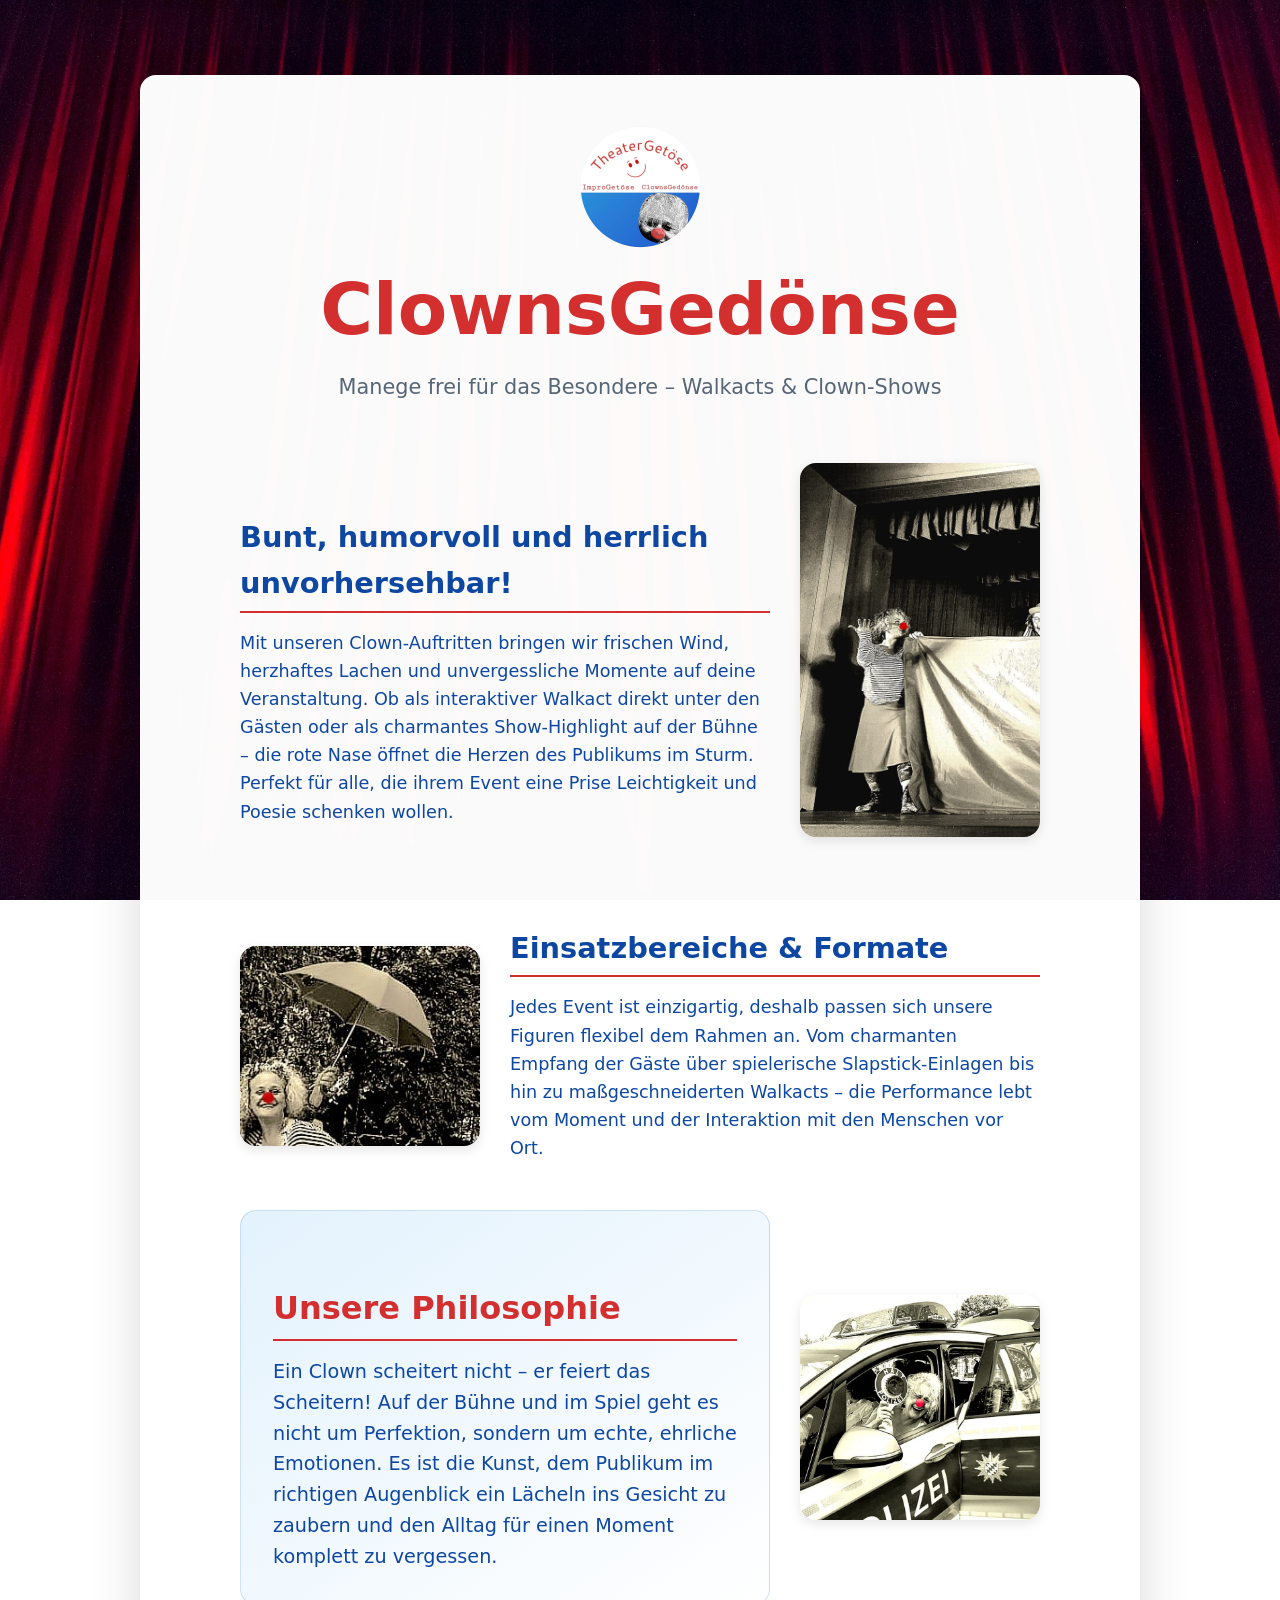
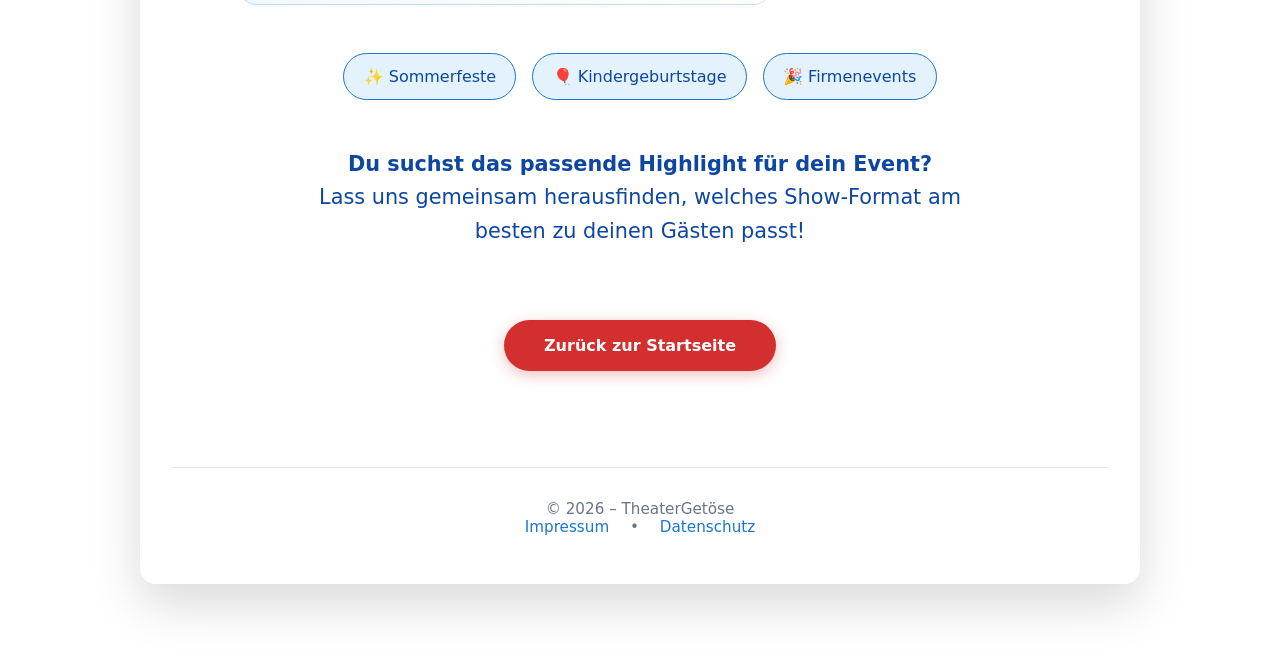
<file: clownsgedoense.html>
<!DOCTYPE html>
<html lang="de">
<head>
  <meta charset="UTF-8" />
  <meta name="viewport" content="width=device-width, initial-scale=1.0"/>
  <title>ClownsGedönse – TheaterGetöse</title>
  <link rel="stylesheet" href="style.css">
  <style>
    /* Sorgt für das Spalten-Layout */
    .show-grid {
      display: flex;
      flex-wrap: wrap;
      gap: 30px;
      align-items: center; /* Ursprüngliche vertikale Zentrierung */
      margin-bottom: 3rem;
      text-align: left;
    }
    .show-text {
      flex: 1;
      min-width: 280px;
    }
    .show-img-box {
      flex: 0 0 240px;
      width: 100%;
      max-width: 240px;
      margin: 0 auto;
    }

    /* NEU: Schneidet das 2. Bild perfekt mit Fokus auf das Gesicht zu */
    .show-grid:nth-of-type(2) .show-img-box img {
      height: 200px !important; /* Etwas mehr Höhe für dieses Hochkant-Motiv */
      object-fit: cover !important; /* Aktiviert den Bild-Zuschnitt */
      object-position: center 10% !important; /* ÄNDERUNG: Schiebt den Fokus nach oben direkt aufs Gesicht! */
    }
     @media (min-width: 651px) {
        .show-grid:nth-of-type(2) .show-img-box {
          margin-top: 45px; /* Schiebt das Bild ein Stück tiefer */
        }
     }
    /* Mobil-Regel: Bilder rutschen sauber nach unten und bleiben kompakt */
    @media (max-width: 650px) {
      .show-grid {
        flex-direction: column;
      }
      .show-img-box {
        order: 2 !important;
        width: 240px !important; /* Verhindert das riesige Strecken auf Handys */
        max-width: 100%;
      }
      .show-text {
        order: 1 !important;
      }
    }
  </style>
</head>
<body>

  <div class="page-wrapper">

    <header>
      <div class="logo-container">
        <img src="Logo 20kb.png" alt="TheaterGetöse Logo">
      </div>
      <h1>ClownsGedönse</h1>
      <p class="tagline">Manege frei für das Besondere – Walkacts &amp; Clown-Shows</p>
    </header>

    <main class="main-content-box">
      
      <!-- BLOCK 1: Text links, Bild rechts -->
      <div class="show-grid">
        <div class="show-text">
            <h2>Bunt, humorvoll und herrlich unvorhersehbar!</h2>
          </p>
          <p style="margin: 0;">
            Mit unseren Clown-Auftritten bringen wir frischen Wind, herzhaftes Lachen und unvergessliche Momente auf deine Veranstaltung. Ob als interaktiver Walkact direkt unter den Gästen oder als charmantes Show-Highlight auf der Bühne – die rote Nase öffnet die Herzen des Publikums im Sturm. Perfekt für alle, die ihrem Event eine Prise Leichtigkeit und Poesie schenken wollen.
          </p>
        </div>
        <div class="show-img-box">
          <img src="clown1.jpeg" alt="Clown Show Auftritt" style="width: 100%; height: auto; border-radius: var(--radius); box-shadow: 0 4px 12px rgba(0,0,0,0.1); display: block;">
        </div>
      </div>

      <!-- BLOCK 2: Text rechts, Bild links (Zuschnitt greift hier) -->
      <div class="show-grid">
        <div class="show-text">
          <h2>Einsatzbereiche &amp; Formate</h2>
          <p style="margin: 0;">
            Jedes Event ist einzigartig, deshalb passen sich unsere Figuren flexibel dem Rahmen an. Vom charmanten Empfang der Gäste über spielerische Slapstick-Einlagen bis hin zu maßgeschneiderten Walkacts – die Performance lebt vom Moment und der Interaktion mit den Menschen vor Ort.
          </p>
        </div>
        <div class="show-img-box" style="order: -1;">
          <img src="clown2.jpeg" alt="Clown Walkact Interaktion" style="width: 100%; height: auto; border-radius: var(--radius); box-shadow: 0 4px 12px rgba(0,0,0,0.1); display: block;">
        </div>
      </div>

      <!-- BLOCK 3: Text links, Bild rechts -->
      <div class="show-grid">
        <div class="show-text">
          <div class="philosophy-section" style="margin: 0; padding: 2rem;">
            <h2>Unsere Philosophie</h2>
            <p style="margin: 0;">Ein Clown scheitert nicht – er feiert das Scheitern! Auf der Bühne und im Spiel geht es nicht um Perfektion, sondern um echte, ehrliche Emotionen. Es ist die Kunst, dem Publikum im richtigen Augenblick ein Lächeln ins Gesicht zu zaubern und den Alltag für einen Moment komplett zu vergessen.</p>
          </div>
        </div>
        <div class="show-img-box">
          <img src="clown3.jpeg" alt="Clown Emotionen" style="width: 100%; height: auto; border-radius: var(--radius); box-shadow: 0 4px 12px rgba(0,0,0,0.1); display: block;">
        </div>
      </div>

      <div class="formats-list" style="margin-top: 3rem;">
        <span class="format-tag">✨ Sommerfeste</span>
        <span class="format-tag">🎈 Kindergeburtstage</span>
        <span class="format-tag">🎉 Firmenevents</span>
      </div>

      <div class="cta-box" style="margin-top: 3rem;">
        <p><strong>Du suchst das passende Highlight für dein Event?</strong><br>
        Lass uns gemeinsam herausfinden, welches Show-Format am besten zu deinen Gästen passt!</p>
      </div>
    </main>

    <div style="text-align: center; margin: 3rem 0 1rem;">
      <a href="index.html" class="cta-highlight">Zurück zur Startseite</a>
    </div>

    <footer>
      <p>© 2026 – TheaterGetöse<br>
         <a href="impressum.html">Impressum</a>  •   <a href="datenschutz.html">Datenschutz</a></p>
    </footer>

  </div>

</body>
</html>
</file>
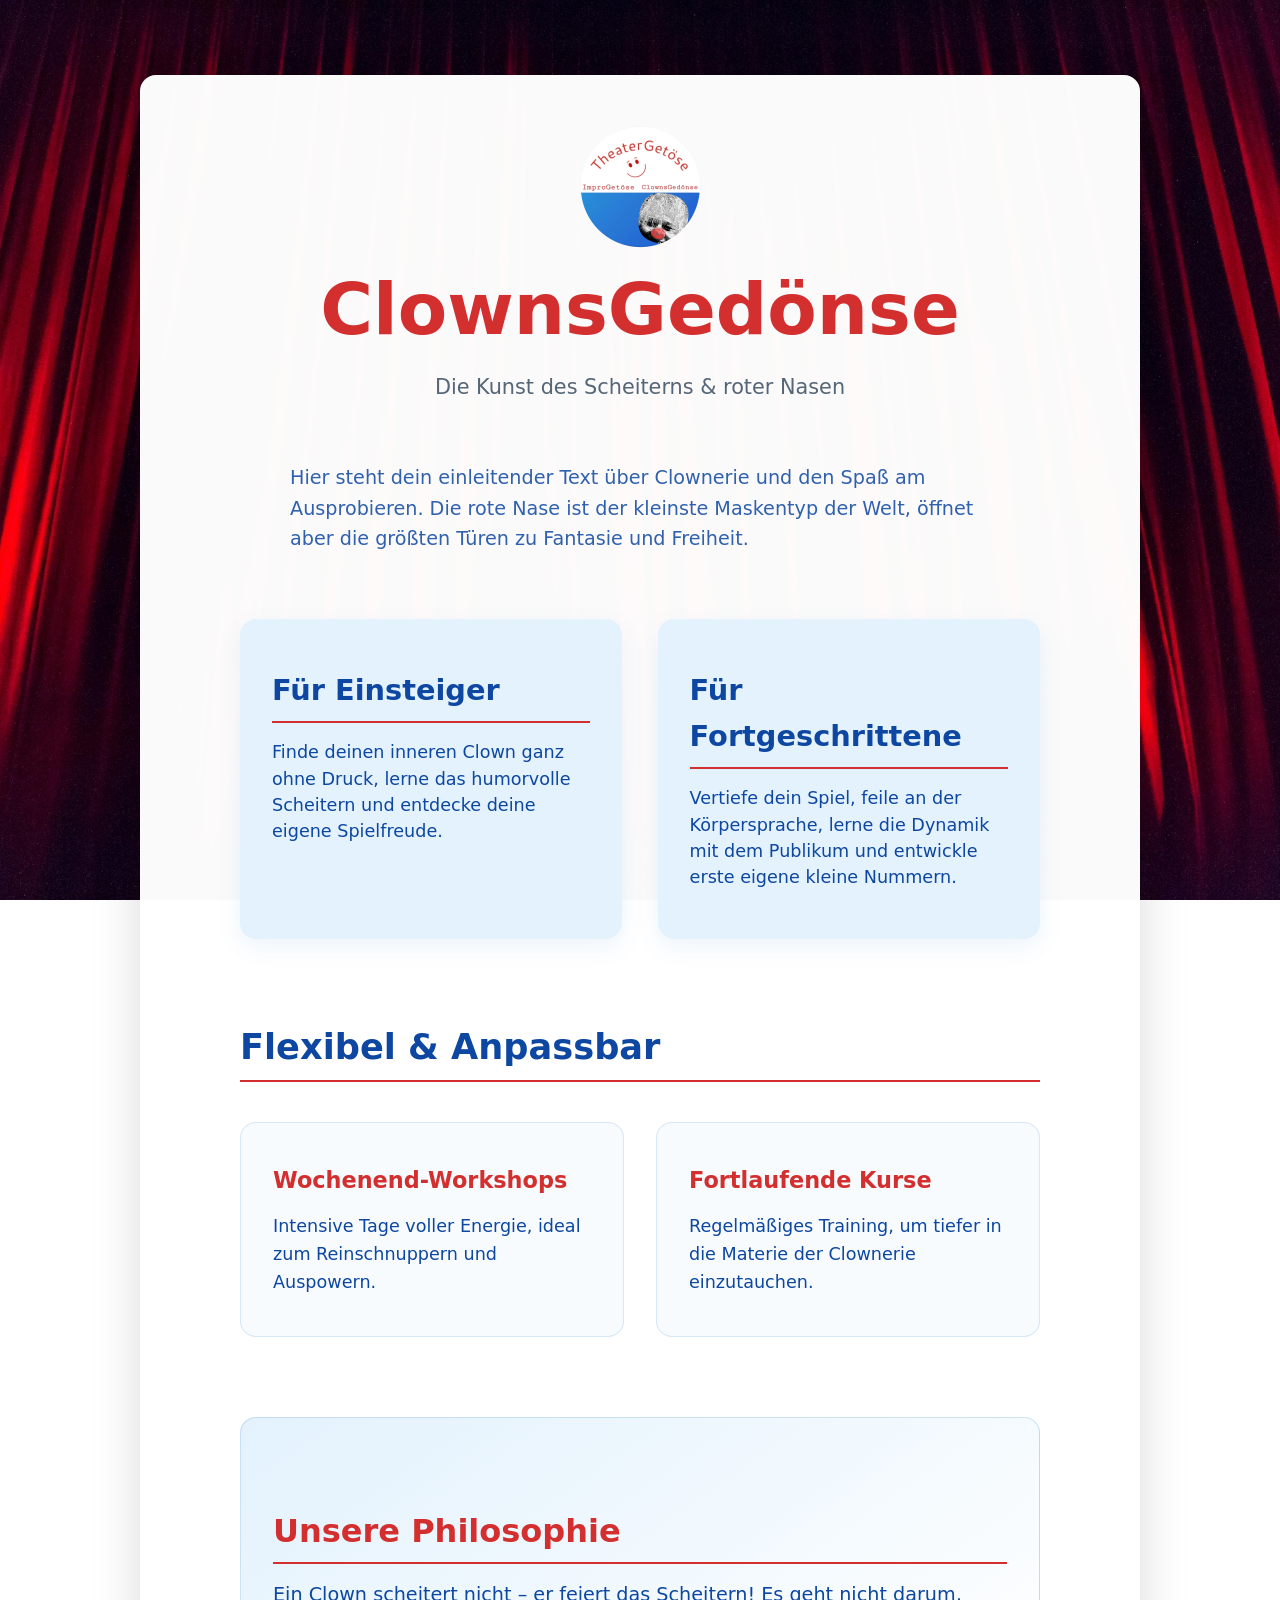
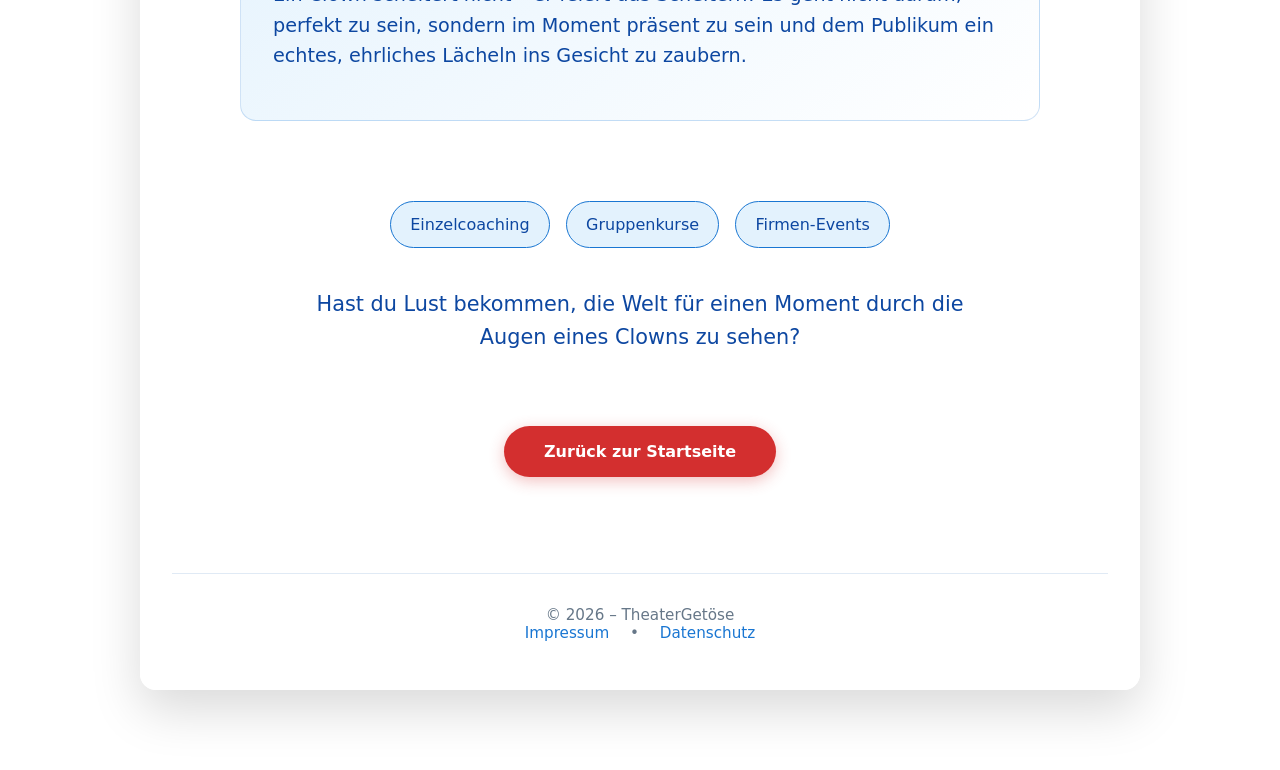
<file: clownsgedönse.html>
<!DOCTYPE html>
<html lang="de">
<head>
  <meta charset="UTF-8" />
  <meta name="viewport" content="width=device-width, initial-scale=1.0"/>
  <title>ClownsGedönse – TheaterGetöse</title>
  <!-- Holt sich das vereinte Design -->
  <link rel="stylesheet" href="style.css">
</head>
<body>

  <div class="page-wrapper">

    <header>
      <div class="logo-container">
        <img src="Logo 20kb.png" alt="TheaterGetöse Logo">
      </div>
      <!-- Das ist jetzt die einzige Hauptüberschrift auf der Seite -->
      <h1>ClownsGedönse</h1>
      <p class="tagline">Die Kunst des Scheiterns & roter Nasen</p>
    </header>

    <main class="main-content-box">
      <p class="intro-text">
        Hier steht dein einleitender Text über Clownerie und den Spaß am Ausprobieren. 
        Die rote Nase ist der kleinste Maskentyp der Welt, öffnet aber die größten Türen zu Fantasie und Freiheit.
      </p>

      <div class="target-groups">
        <div class="group-tile">
          <div class="group-title">Für Einsteiger</div>
          <p class="group-desc">Finde deinen inneren Clown ganz ohne Druck, lerne das humorvolle Scheitern und entdecke deine eigene Spielfreude.</p>
        </div>
        <div class="group-tile">
          <div class="group-title">Für Fortgeschrittene</div>
          <p class="group-desc">Vertiefe dein Spiel, feile an der Körpersprache, lerne die Dynamik mit dem Publikum und entwickle erste eigene kleine Nummern.</p>
        </div>
      </div>

      <div class="flexibility-section">
        <h2>Flexibel & Anpassbar</h2>
        <div class="flex-grid">
          <div class="flex-card">
            <h3>Wochenend-Workshops</h3>
            <p>Intensive Tage voller Energie, ideal zum Reinschnuppern und Auspowern.</p>
          </div>
          <div class="flex-card">
            <h3>Fortlaufende Kurse</h3>
            <p>Regelmäßiges Training, um tiefer in die Materie der Clownerie einzutauchen.</p>
          </div>
        </div>
      </div>

      <div class="philosophy-section">
        <h2>Unsere Philosophie</h2>
        <p>Ein Clown scheitert nicht – er feiert das Scheitern! Es geht nicht darum, perfekt zu sein, sondern im Moment präsent zu sein und dem Publikum ein echtes, ehrliches Lächeln ins Gesicht zu zaubern.</p>
      </div>

      <div class="formats-list">
        <span class="format-tag">Einzelcoaching</span>
        <span class="format-tag">Gruppenkurse</span>
        <span class="format-tag">Firmen-Events</span>
      </div>

      <div class="cta-box">
        <p>Hast du Lust bekommen, die Welt für einen Moment durch die Augen eines Clowns zu sehen?</p>
      </div>
    </main>

    <!-- Zurück-Button für einfache Navigation -->
    <div style="text-align: center; margin: 3rem 0 1rem;">
      <a href="index.html" class="cta-highlight">Zurück zur Startseite</a>
    </div>

    <!-- Deine vollständige Fußzeile -->
    <footer>
      <p>© 2026 – TheaterGetöse<br>
         <a href="impressum.html">Impressum</a>  •   <a href="datenschutz.html">Datenschutz</a></p>
    </footer>

  </div>

</body>
</html>
</file>
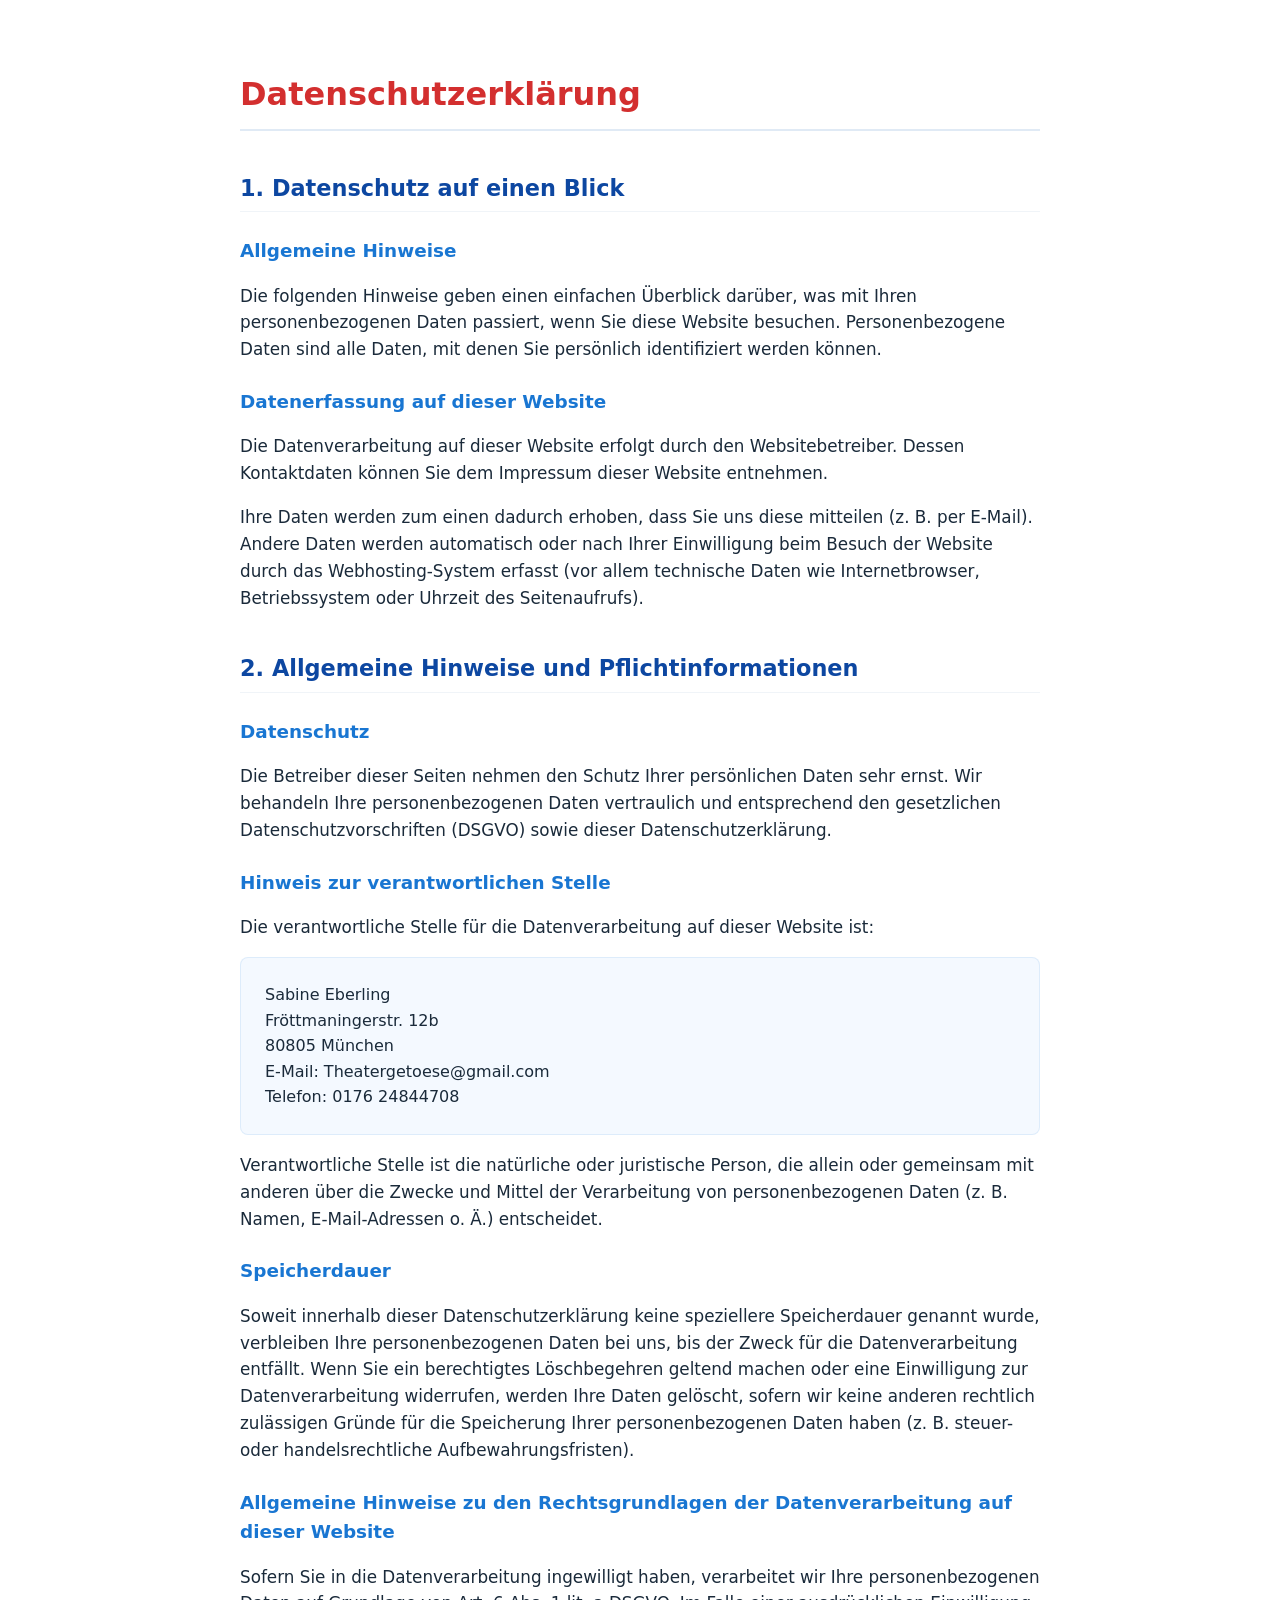
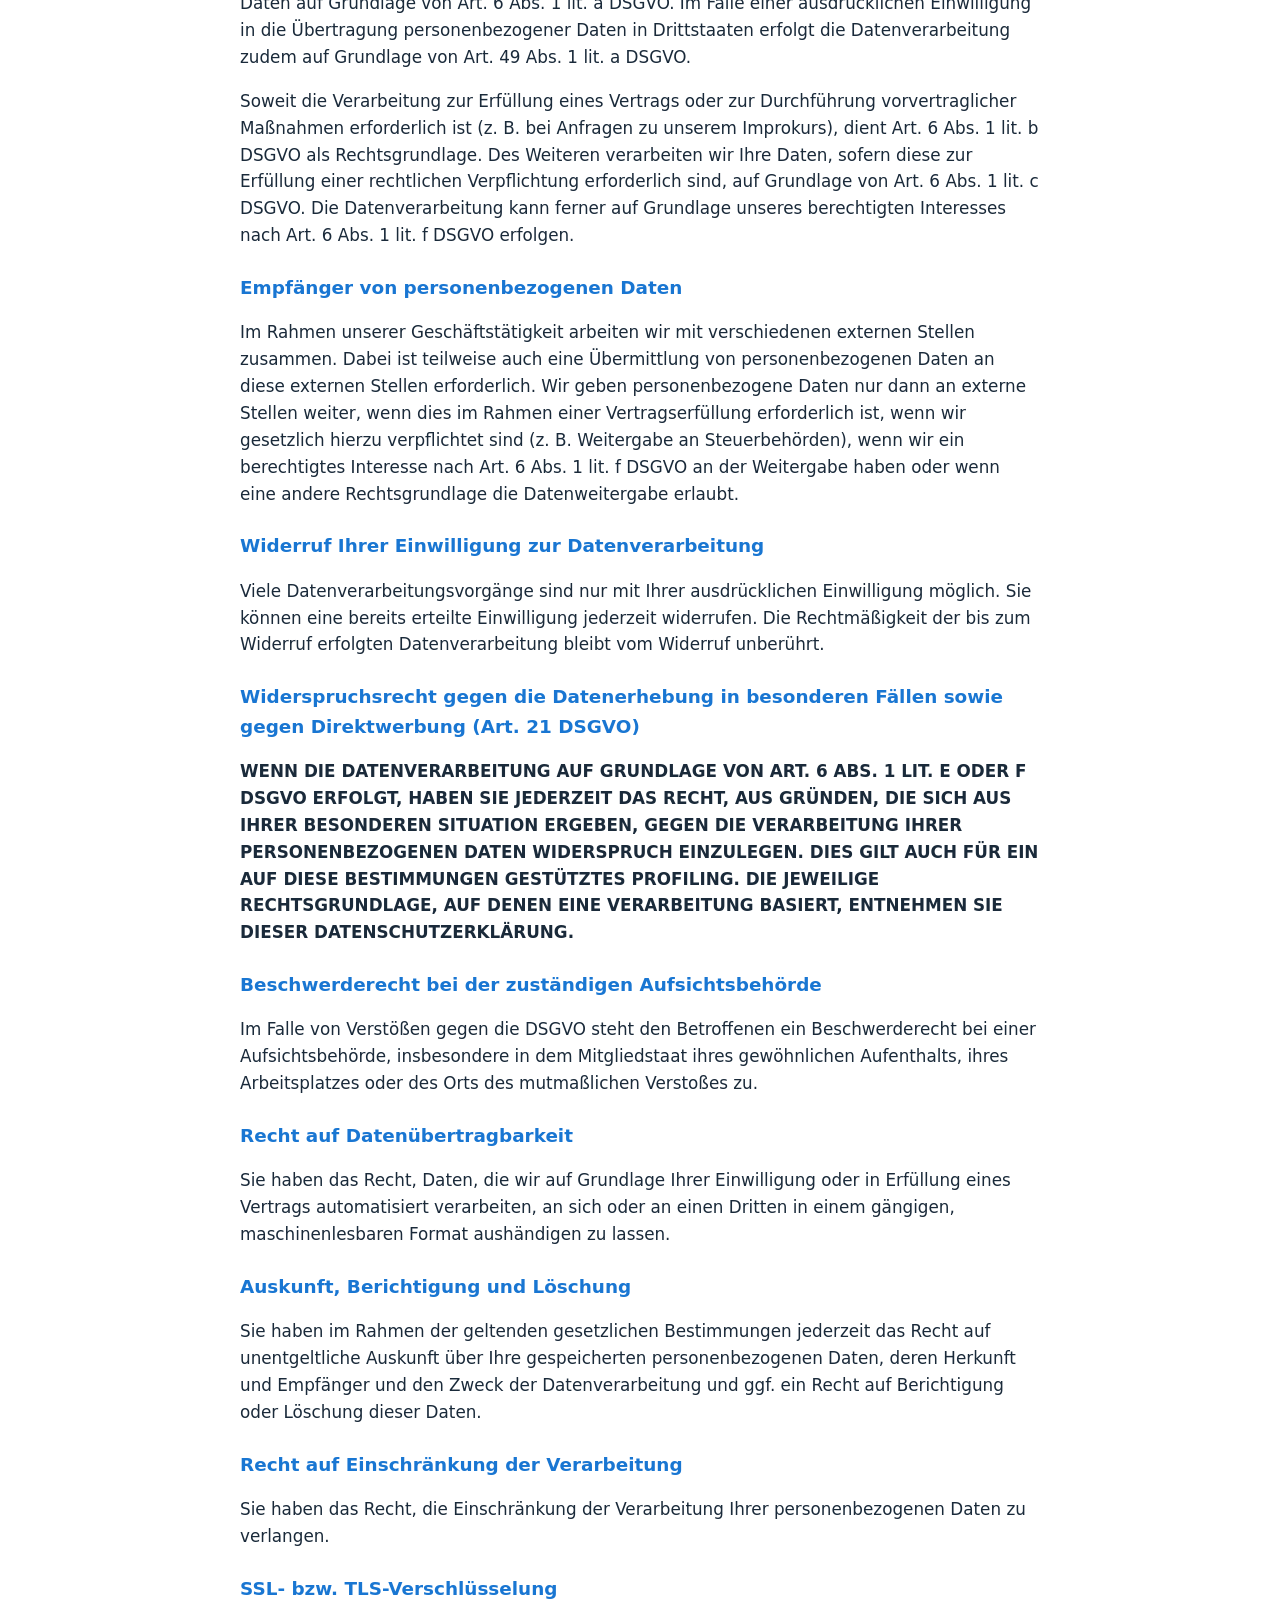
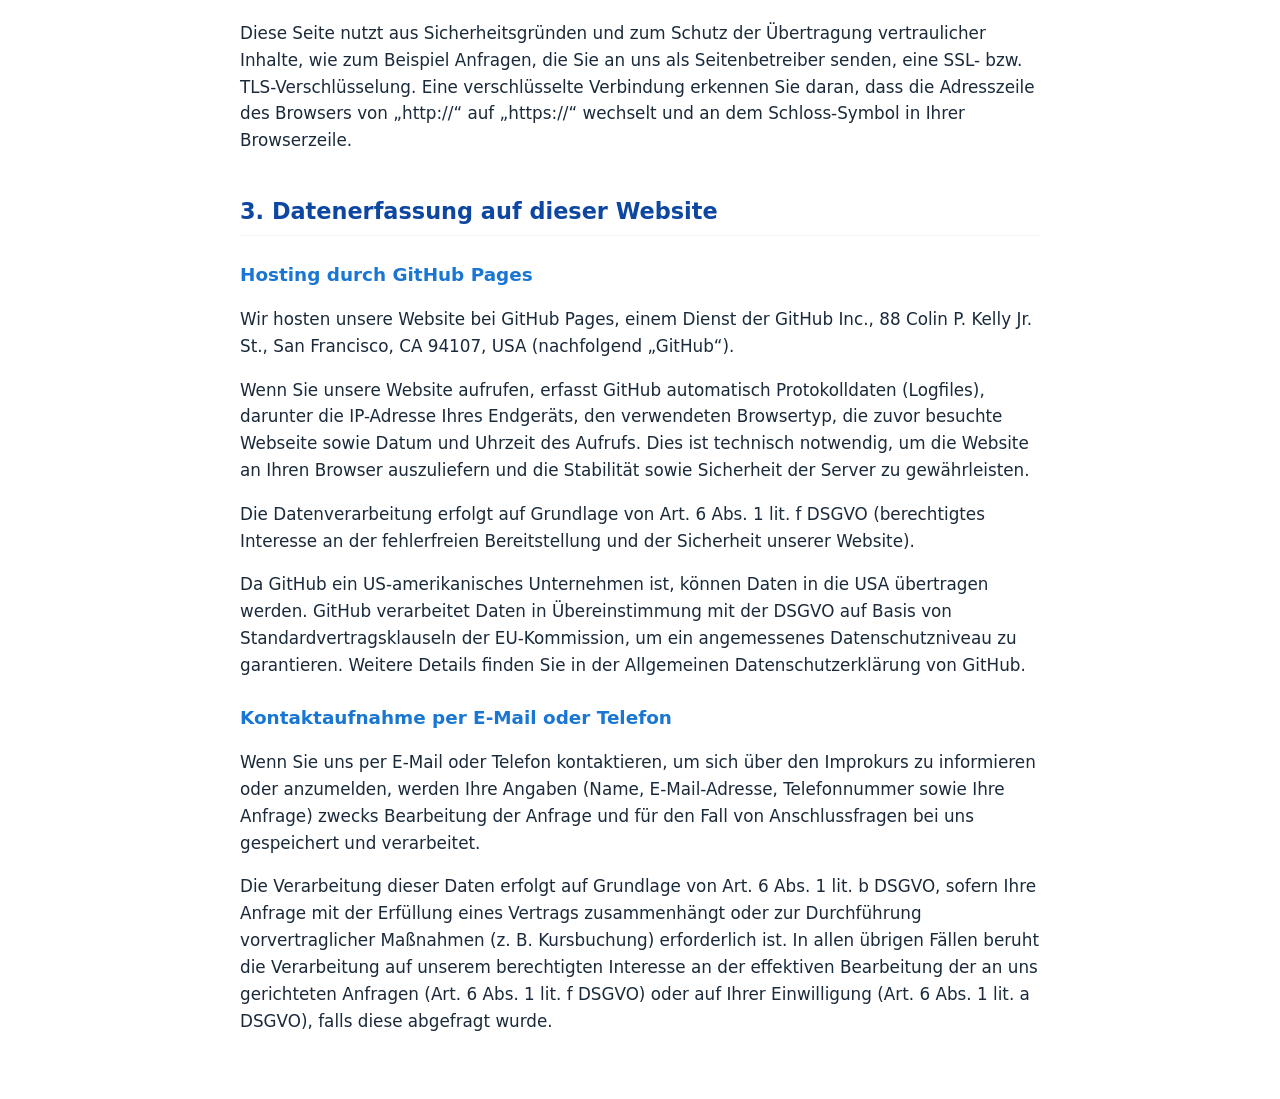
<file: datenschutz.html>
<!DOCTYPE html>
<html lang="de">
<head>
  <meta charset="UTF-8" />
  <meta name="viewport" content="width=device-width, initial-scale=1.0"/>
  <title>Datenschutzerklärung – TheaterGetöse</title>
  <style>
    body {
      font-family: system-ui, -apple-system, sans-serif;
      line-height: 1.6;
      color: #1a2a3a;
      background: #ffffff;
      max-width: 800px;
      margin: 0 auto;
      padding: 3rem 1.5rem;
    }
    h1 { color: #d32f2f; border-bottom: 2px solid #e0eaf5; padding-bottom: 0.5rem; margin-bottom: 2rem; }
    h2 { color: #0d47a1; margin-top: 2.5rem; margin-bottom: 1rem; font-size: 1.4rem; border-bottom: 1px solid #f0f4f8; padding-bottom: 0.3rem; }
    h3 { color: #1976d2; margin-top: 1.5rem; margin-bottom: 0.5rem; font-size: 1.15rem; }
    p, li { font-size: 1.05rem; margin-bottom: 1rem; }
    ul { padding-left: 1.5rem; margin-bottom: 1rem; }
    li { margin-bottom: 0.5rem; }
    .address-box { background: #f4f9ff; padding: 1.5rem; border-radius: 8px; border: 1px solid rgba(25, 118, 210, 0.1); margin: 1rem 0; font-weight: 500; }
    .back-btn { display: inline-block; margin: 3rem 0; color: #ffffff; background: #1976d2; padding: 0.8rem 2rem; border-radius: 8px; text-decoration: none; font-weight: bold; transition: background 0.2s; }
    .back-btn:hover { background: #0d47a1; }
    footer { margin-top: 4rem; padding-top: 2rem; border-top: 1px solid #e0eaf5; text-align: center; color: #667788; font-size: 0.95rem; }
    footer a { color: #1976d2; text-decoration: none; margin: 0 0.5rem; }
    footer a:hover { text-decoration: underline; }
  </style>
</head>
<body>

  <h1>Datenschutzerklärung</h1>

  <h2>1. Datenschutz auf einen Blick</h2>
  <h3>Allgemeine Hinweise</h3>
  <p>Die folgenden Hinweise geben einen einfachen Überblick darüber, was mit Ihren personenbezogenen Daten passiert, wenn Sie diese Website besuchen. Personenbezogene Daten sind alle Daten, mit denen Sie persönlich identifiziert werden können.</p>
  
  <h3>Datenerfassung auf dieser Website</h3>
  <p>Die Datenverarbeitung auf dieser Website erfolgt durch den Websitebetreiber. Dessen Kontaktdaten können Sie dem Impressum dieser Website entnehmen.</p>
  <p>Ihre Daten werden zum einen dadurch erhoben, dass Sie uns diese mitteilen (z. B. per E-Mail). Andere Daten werden automatisch oder nach Ihrer Einwilligung beim Besuch der Website durch das Webhosting-System erfasst (vor allem technische Daten wie Internetbrowser, Betriebssystem oder Uhrzeit des Seitenaufrufs).</p>

  <h2>2. Allgemeine Hinweise und Pflichtinformationen</h2>
  <h3>Datenschutz</h3>
  <p>Die Betreiber dieser Seiten nehmen den Schutz Ihrer persönlichen Daten sehr ernst. Wir behandeln Ihre personenbezogenen Daten vertraulich und entsprechend den gesetzlichen Datenschutzvorschriften (DSGVO) sowie dieser Datenschutzerklärung.</p>
  
  <h3>Hinweis zur verantwortlichen Stelle</h3>
  <p>Die verantwortliche Stelle für die Datenverarbeitung auf dieser Website ist:</p>
  
  <div class="address-box">
    Sabine Eberling<br>
    Fröttmaningerstr. 12b<br>
    80805 München<br>
    E-Mail: Theatergetoese@gmail.com<br>
    Telefon: 0176 24844708
  </div>
  
  <p>Verantwortliche Stelle ist die natürliche oder juristische Person, die allein oder gemeinsam mit anderen über die Zwecke und Mittel der Verarbeitung von personenbezogenen Daten (z. B. Namen, E-Mail-Adressen o. Ä.) entscheidet.</p>
  
  <h3>Speicherdauer</h3>
  <p>Soweit innerhalb dieser Datenschutzerklärung keine speziellere Speicherdauer genannt wurde, verbleiben Ihre personenbezogenen Daten bei uns, bis der Zweck für die Datenverarbeitung entfällt. Wenn Sie ein berechtigtes Löschbegehren geltend machen oder eine Einwilligung zur Datenverarbeitung widerrufen, werden Ihre Daten gelöscht, sofern wir keine anderen rechtlich zulässigen Gründe für die Speicherung Ihrer personenbezogenen Daten haben (z. B. steuer- oder handelsrechtliche Aufbewahrungsfristen).</p>
  
  <h3>Allgemeine Hinweise zu den Rechtsgrundlagen der Datenverarbeitung auf dieser Website</h3>
  <p>Sofern Sie in die Datenverarbeitung ingewilligt haben, verarbeitet wir Ihre personenbezogenen Daten auf Grundlage von Art. 6 Abs. 1 lit. a DSGVO. Im Falle einer ausdrücklichen Einwilligung in die Übertragung personenbezogener Daten in Drittstaaten erfolgt die Datenverarbeitung zudem auf Grundlage von Art. 49 Abs. 1 lit. a DSGVO.</p>
  <p>Soweit die Verarbeitung zur Erfüllung eines Vertrags oder zur Durchführung vorvertraglicher Maßnahmen erforderlich ist (z. B. bei Anfragen zu unserem Improkurs), dient Art. 6 Abs. 1 lit. b DSGVO als Rechtsgrundlage. Des Weiteren verarbeiten wir Ihre Daten, sofern diese zur Erfüllung einer rechtlichen Verpflichtung erforderlich sind, auf Grundlage von Art. 6 Abs. 1 lit. c DSGVO. Die Datenverarbeitung kann ferner auf Grundlage unseres berechtigten Interesses nach Art. 6 Abs. 1 lit. f DSGVO erfolgen.</p>
  
  <h3>Empfänger von personenbezogenen Daten</h3>
  <p>Im Rahmen unserer Geschäftstätigkeit arbeiten wir mit verschiedenen externen Stellen zusammen. Dabei ist teilweise auch eine Übermittlung von personenbezogenen Daten an diese externen Stellen erforderlich. Wir geben personenbezogene Daten nur dann an externe Stellen weiter, wenn dies im Rahmen einer Vertragserfüllung erforderlich ist, wenn wir gesetzlich hierzu verpflichtet sind (z. B. Weitergabe an Steuerbehörden), wenn wir ein berechtigtes Interesse nach Art. 6 Abs. 1 lit. f DSGVO an der Weitergabe haben oder wenn eine andere Rechtsgrundlage die Datenweitergabe erlaubt.</p>
  
  <h3>Widerruf Ihrer Einwilligung zur Datenverarbeitung</h3>
  <p>Viele Datenverarbeitungsvorgänge sind nur mit Ihrer ausdrücklichen Einwilligung möglich. Sie können eine bereits erteilte Einwilligung jederzeit widerrufen. Die Rechtmäßigkeit der bis zum Widerruf erfolgten Datenverarbeitung bleibt vom Widerruf unberührt.</p>
  
  <h3>Widerspruchsrecht gegen die Datenerhebung in besonderen Fällen sowie gegen Direktwerbung (Art. 21 DSGVO)</h3>
  <p><strong>WENN DIE DATENVERARBEITUNG AUF GRUNDLAGE VON ART. 6 ABS. 1 LIT. E ODER F DSGVO ERFOLGT, HABEN SIE JEDERZEIT DAS RECHT, AUS GRÜNDEN, DIE SICH AUS IHRER BESONDEREN SITUATION ERGEBEN, GEGEN DIE VERARBEITUNG IHRER PERSONENBEZOGENEN DATEN WIDERSPRUCH EINZULEGEN. DIES GILT AUCH FÜR EIN AUF DIESE BESTIMMUNGEN GESTÜTZTES PROFILING. DIE JEWEILIGE RECHTSGRUNDLAGE, AUF DENEN EINE VERARBEITUNG BASIERT, ENTNEHMEN SIE DIESER DATENSCHUTZERKLÄRUNG.</strong></p>
  
  <h3>Beschwerderecht bei der zuständigen Aufsichtsbehörde</h3>
  <p>Im Falle von Verstößen gegen die DSGVO steht den Betroffenen ein Beschwerderecht bei einer Aufsichtsbehörde, insbesondere in dem Mitgliedstaat ihres gewöhnlichen Aufenthalts, ihres Arbeitsplatzes oder des Orts des mutmaßlichen Verstoßes zu.</p>
  
  <h3>Recht auf Datenübertragbarkeit</h3>
  <p>Sie haben das Recht, Daten, die wir auf Grundlage Ihrer Einwilligung oder in Erfüllung eines Vertrags automatisiert verarbeiten, an sich oder an einen Dritten in einem gängigen, maschinenlesbaren Format aushändigen zu lassen.</p>
  
  <h3>Auskunft, Berichtigung und Löschung</h3>
  <p>Sie haben im Rahmen der geltenden gesetzlichen Bestimmungen jederzeit das Recht auf unentgeltliche Auskunft über Ihre gespeicherten personenbezogenen Daten, deren Herkunft und Empfänger und den Zweck der Datenverarbeitung und ggf. ein Recht auf Berichtigung oder Löschung dieser Daten.</p>
  
  <h3>Recht auf Einschränkung der Verarbeitung</h3>
  <p>Sie haben das Recht, die Einschränkung der Verarbeitung Ihrer personenbezogenen Daten zu verlangen.</p>
  
  <h3>SSL- bzw. TLS-Verschlüsselung</h3>
  <p>Diese Seite nutzt aus Sicherheitsgründen und zum Schutz der Übertragung vertraulicher Inhalte, wie zum Beispiel Anfragen, die Sie an uns als Seitenbetreiber senden, eine SSL- bzw. TLS-Verschlüsselung. Eine verschlüsselte Verbindung erkennen Sie daran, dass die Adresszeile des Browsers von „http://“ auf „https://“ wechselt und an dem Schloss-Symbol in Ihrer Browserzeile.</p>

  <h2>3. Datenerfassung auf dieser Website</h2>
  <h3>Hosting durch GitHub Pages</h3>
  <p>Wir hosten unsere Website bei GitHub Pages, einem Dienst der GitHub Inc., 88 Colin P. Kelly Jr. St., San Francisco, CA 94107, USA (nachfolgend „GitHub“).</p>
  <p>Wenn Sie unsere Website aufrufen, erfasst GitHub automatisch Protokolldaten (Logfiles), darunter die IP-Adresse Ihres Endgeräts, den verwendeten Browsertyp, die zuvor besuchte Webseite sowie Datum und Uhrzeit des Aufrufs. Dies ist technisch notwendig, um die Website an Ihren Browser auszuliefern und die Stabilität sowie Sicherheit der Server zu gewährleisten.</p>
  <p>Die Datenverarbeitung erfolgt auf Grundlage von Art. 6 Abs. 1 lit. f DSGVO (berechtigtes Interesse an der fehlerfreien Bereitstellung und der Sicherheit unserer Website).</p>
  <p>Da GitHub ein US-amerikanisches Unternehmen ist, können Daten in die USA übertragen werden. GitHub verarbeitet Daten in Übereinstimmung mit der DSGVO auf Basis von Standardvertragsklauseln der EU-Kommission, um ein angemessenes Datenschutzniveau zu garantieren. Weitere Details finden Sie in der Allgemeinen Datenschutzerklärung von GitHub.</p>
  
  <h3>Kontaktaufnahme per E-Mail oder Telefon</h3>
  <p>Wenn Sie uns per E-Mail oder Telefon kontaktieren, um sich über den Improkurs zu informieren oder anzumelden, werden Ihre Angaben (Name, E-Mail-Adresse, Telefonnummer sowie Ihre Anfrage) zwecks Bearbeitung der Anfrage und für den Fall von Anschlussfragen bei uns gespeichert und verarbeitet.</p>
  <p>Die Verarbeitung dieser Daten erfolgt auf Grundlage von Art. 6 Abs. 1 lit. b DSGVO, sofern Ihre Anfrage mit der Erfüllung eines Vertrags zusammenhängt oder zur Durchführung vorvertraglicher Maßnahmen (z. B. Kursbuchung) erforderlich ist. In allen übrigen Fällen beruht die Verarbeitung auf unserem berechtigten Interesse an der effektiven Bearbeitung der an uns gerichteten Anfragen (Art. 6 Abs. 1 lit. f DSGVO) oder auf Ihrer Einwilligung (Art. 6 Abs. 1 lit. a DSGVO), falls diese abgefragt wurde.</p>
</file>
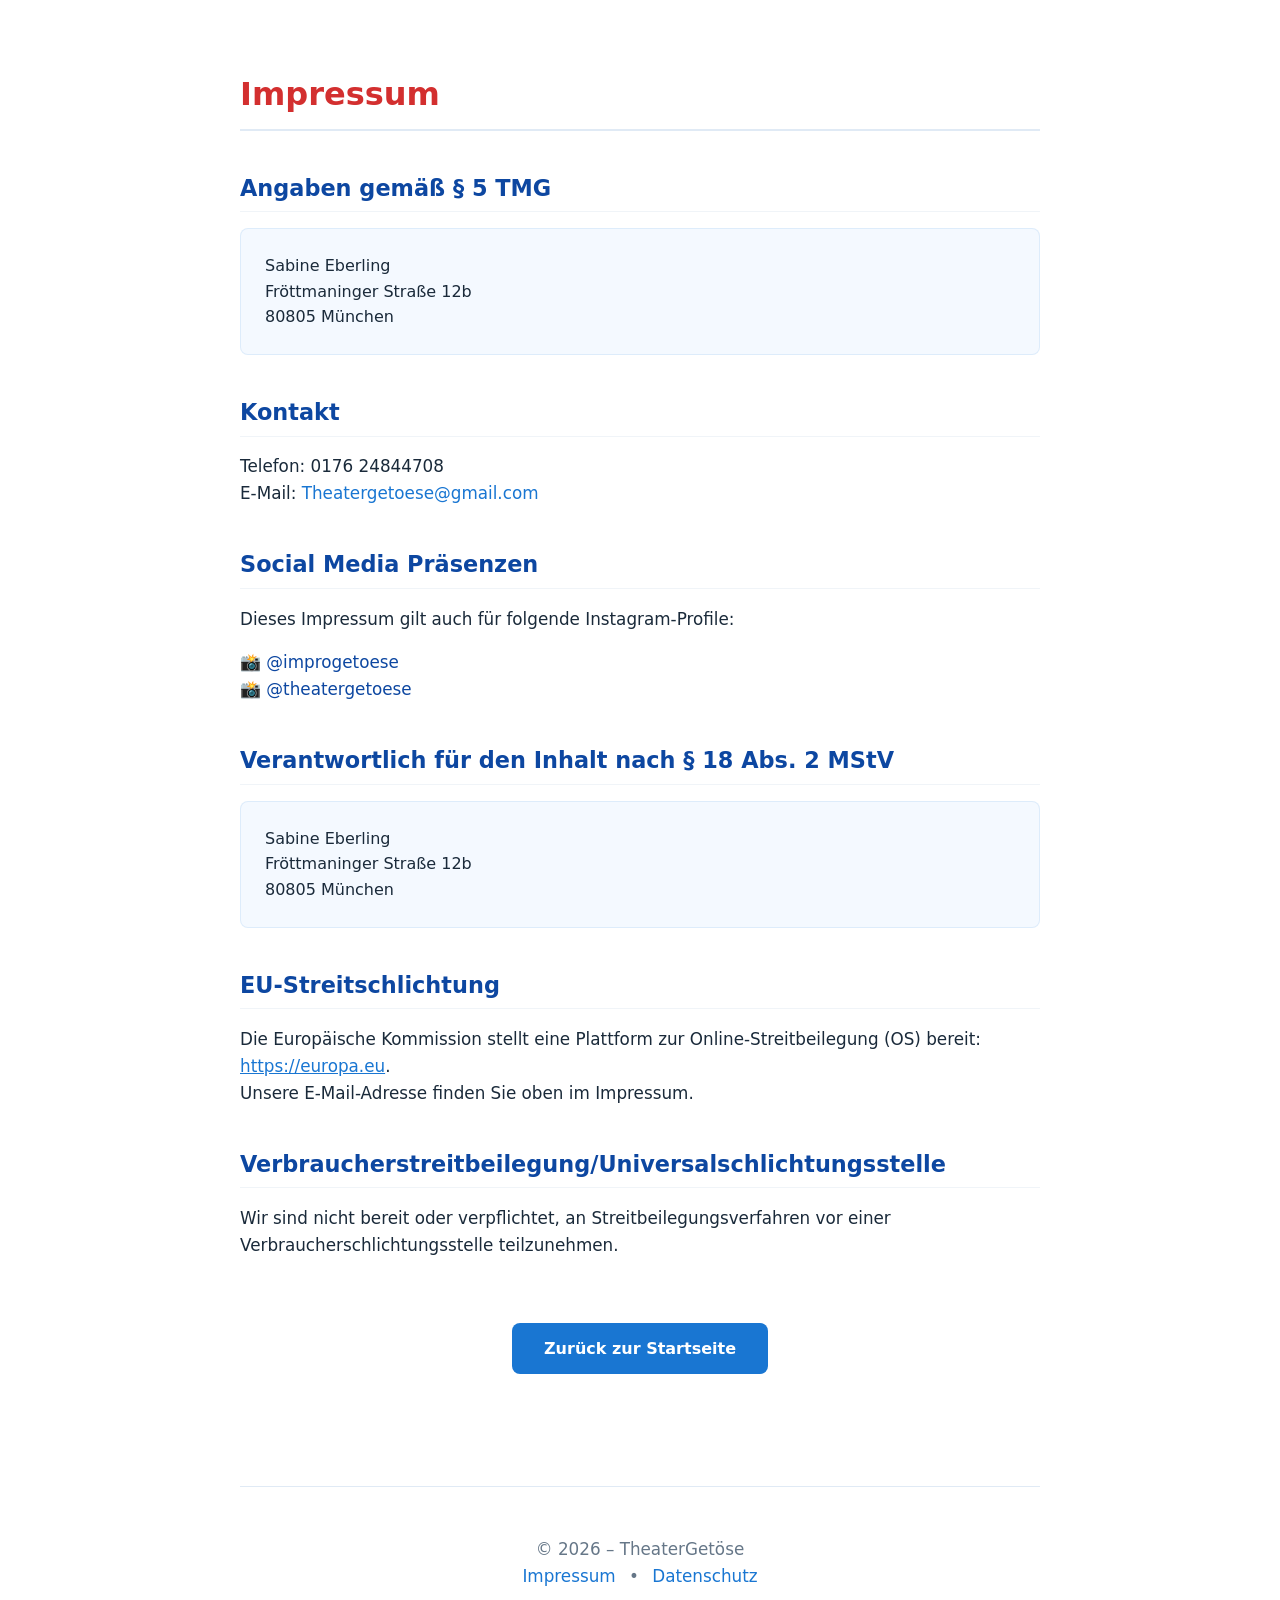
<file: impressum.html>
<!DOCTYPE html>
<html lang="de">
<head>
  <meta charset="UTF-8" />
  <meta name="viewport" content="width=device-width, initial-scale=1.0"/>
  <title>Impressum – TheaterGetöse</title>
  <style>
    body {
      font-family: system-ui, -apple-system, sans-serif;
      line-height: 1.6;
      color: #1a2a3a;
      background: #ffffff;
      max-width: 800px;
      margin: 0 auto;
      padding: 3rem 1.5rem;
    }
    h1 { color: #d32f2f; border-bottom: 2px solid #e0eaf5; padding-bottom: 0.5rem; margin-bottom: 2rem; }
    h2 { color: #0d47a1; margin-top: 2.5rem; margin-bottom: 1rem; font-size: 1.4rem; border-bottom: 1px solid #f0f4f8; padding-bottom: 0.3rem; }
    p { font-size: 1.05rem; margin-bottom: 1rem; }
    .address-box { background: #f4f9ff; padding: 1.5rem; border-radius: 8px; border: 1px solid rgba(25, 118, 210, 0.1); margin: 1rem 0; font-weight: 500; }
    .back-btn { display: inline-block; margin: 3rem 0; color: #ffffff; background: #1976d2; padding: 0.8rem 2rem; border-radius: 8px; text-decoration: none; font-weight: bold; transition: background 0.2s; }
    .back-btn:hover { background: #0d47a1; }
    footer { margin-top: 4rem; padding-top: 2rem; border-top: 1px solid #e0eaf5; text-align: center; color: #667788; font-size: 0.95rem; }
    footer a { color: #1976d2; text-decoration: none; margin: 0 0.5rem; }
    footer a:hover { text-decoration: underline; }
  </style>
</head>
<body>

  <h1>Impressum</h1>

  <h2>Angaben gemäß § 5 TMG</h2>
  <div class="address-box">
    Sabine Eberling<br>
    Fröttmaninger Straße 12b<br>
    80805 München
  </div>

  <h2>Kontakt</h2>
  <p>
    Telefon: 0176 24844708<br>
    E-Mail: <a href="mailto:Theatergetoese@gmail.com" style="color: #1976d2; text-decoration: none;">Theatergetoese@gmail.com</a>
  </p>

  <h2>Social Media Präsenzen</h2>
  <p>Dieses Impressum gilt auch für folgende Instagram-Profile:</p>
  <p style="font-weight: 500; color: #0d47a1;">
    📸 @improgetoese<br>
    📸 @theatergetoese<br>
  </p>

  <h2>Verantwortlich für den Inhalt nach § 18 Abs. 2 MStV</h2>
  <div class="address-box">
    Sabine Eberling<br>
    Fröttmaninger Straße 12b<br>
    80805 München
  </div>

  <h2>EU-Streitschlichtung</h2>
  <p>Die Europäische Kommission stellt eine Plattform zur Online-Streitbeilegung (OS) bereit: <a href="https://europa.eu" target="_blank" rel="noopener" style="color: #1976d2;">https://europa.eu</a>.<br>Unsere E-Mail-Adresse finden Sie oben im Impressum.</p>

  <h2>Verbraucher­streit­beilegung/Universal­schlichtungs­stelle</h2>
  <p>Wir sind nicht bereit oder verpflichtet, an Streitbeilegungsverfahren vor einer Verbraucherschlichtungsstelle teilzunehmen.</p>

  <div style="text-align: center;">
    <a href="index.html" class="back-btn">Zurück zur Startseite</a>
  </div>

  <footer>
    <p>© 2026 – TheaterGetöse<br>
       <a href="impressum.html">Impressum</a>  •   <a href="datenschutz.html">Datenschutz</a></p>
  </footer>

</body>
</html>
</file>
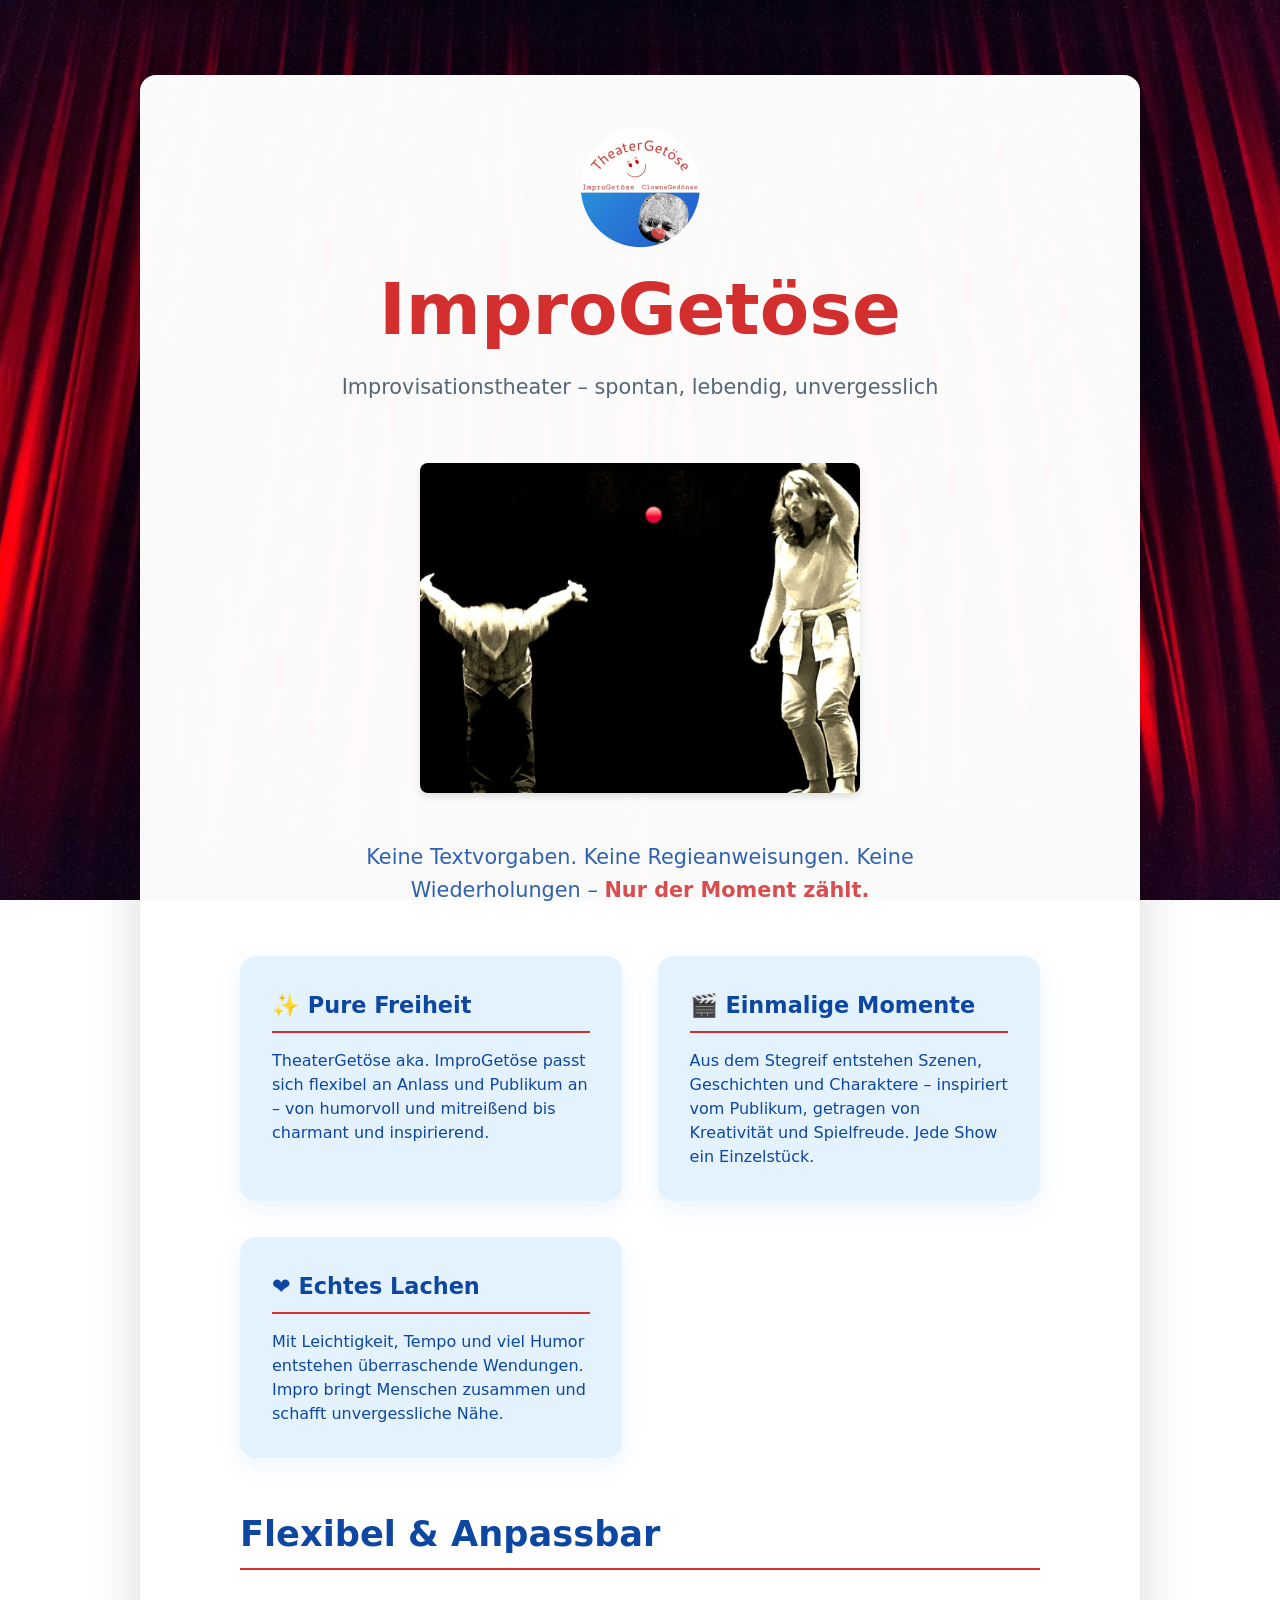
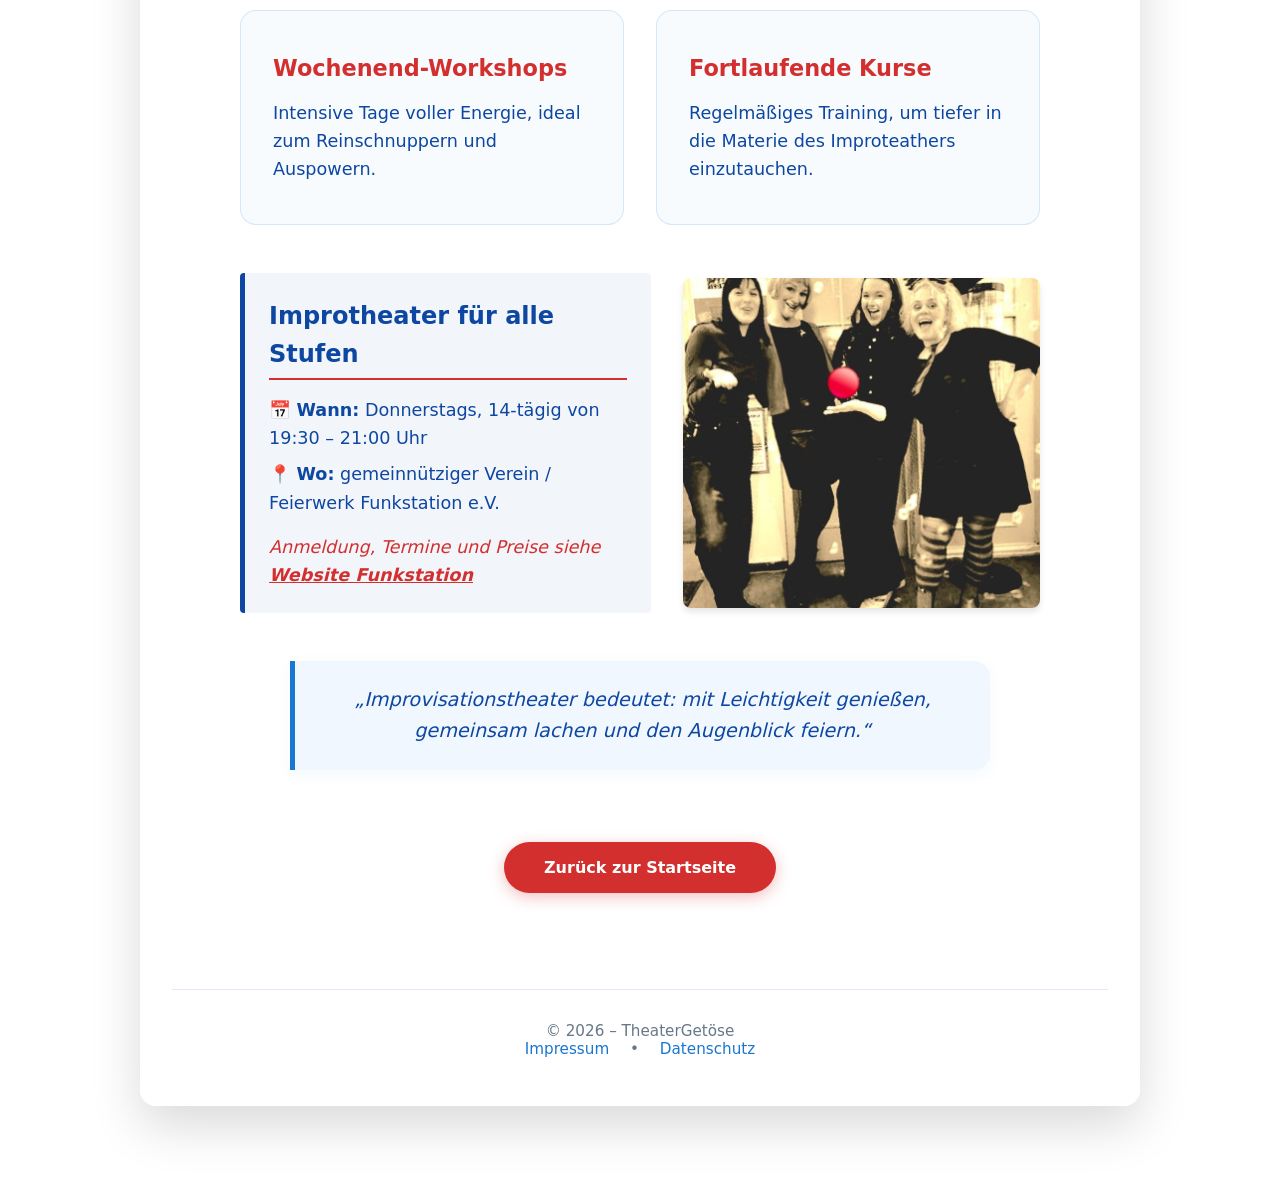
<file: improgetoese.html>
<!DOCTYPE html>
<html lang="de">
<head>
  <meta charset="UTF-8" />
  <meta name="viewport" content="width=device-width, initial-scale=1.0"/>
  <title>ImproGetöse – TheaterGetöse</title>
  <link rel="stylesheet" href="style.css">
</head>
<body>

  <div class="page-wrapper">

    <header>
      <div class="logo-container">
        <img src="Logo 20kb.png" alt="TheaterGetöse Logo">
      </div>
      <h1>ImproGetöse</h1>
      <p class="tagline">Improvisationstheater – spontan, lebendig, unvergesslich</p>
    </header>

    <!-- BILD 1: ZENTRIERTES 4:3 QUERFORMAT-BILD ALS OPTISCHER TRENNER -->
    <div style="display: flex; justify-content: center; margin-top: 3rem; margin-bottom: 3rem;">
      <img src="impro.jpeg" alt="Impro Theater Szene" style="max-width: 440px; width: 100%; height: 330px; object-fit: cover; border-radius: 8px; box-shadow: 0 4px 6px rgba(0,0,0,0.1); display: block;">
    </div>

    <main class="main-content-box">
      
      <!-- Packender Einstieg als großes Statement -->
      <p class="intro-text" style="font-size: 1.3rem; line-height: 1.6; text-align: center; font-weight: 500; color: #0d47a1; margin-bottom: 3rem;">
        Keine Textvorgaben. Keine Regieanweisungen. Keine Wiederholungen – <span style="color: var(--color-accent); font-weight: 700;">Nur der Moment zählt.</span>
      </p>

      <!-- Drei dynamische Impuls-Karten nebeneinander -->
      <div class="target-groups" style="margin-bottom: 3rem;">
        <div class="group-tile" style="padding: 2rem;">
          <div class="group-title" style="font-size: 1.4rem;">✨ Pure Freiheit</div>
          <p class="group-desc" style="font-size: 1rem;">TheaterGetöse aka. ImproGetöse passt sich flexibel an Anlass und Publikum an – von humorvoll und mitreißend bis charmant und inspirierend.</p>
        </div>
        <div class="group-tile" style="padding: 2rem;">
          <div class="group-title" style="font-size: 1.4rem;">🎬 Einmalige Momente</div>
          <p class="group-desc" style="font-size: 1rem;">Aus dem Stegreif entstehen Szenen, Geschichten und Charaktere – inspiriert vom Publikum, getragen von Kreativität und Spielfreude. Jede Show ein Einzelstück.</p>
        </div>
        <div class="group-tile" style="padding: 2rem;">
          <div class="group-title" style="font-size: 1.4rem;">❤️ Echtes Lachen</div>
          <p class="group-desc" style="font-size: 1rem;">Mit Leichtigkeit, Tempo und viel Humor entstehen überraschende Wendungen. Impro bringt Menschen zusammen und schafft unvergessliche Nähe.</p>
        </div>
      </div>

      <!-- Sektion: Flexibel & Anpassbar -->
      <div class="flexibility-section" style="margin-bottom: 3rem;">
        <h2>Flexibel &amp; Anpassbar</h2>
        <div class="flex-grid" style="margin: 0;">
          <div class="flex-card">
            <h3>Wochenend-Workshops</h3>
            <p>Intensive Tage voller Energie, ideal zum Reinschnuppern und Auspowern.</p>
          </div>
          <div class="flex-card">
            <h3>Fortlaufende Kurse</h3>
            <p>Regelmäßiges Training, um tiefer in die Materie des Improteathers einzutauchen.</p>
          </div>
        </div>
      </div>
  
      <!-- INFO-SEKTION (TEXT + BILD 2 NEBENEINANDER) -->
      <div class="info-section" style="display: flex; flex-wrap: wrap; gap: 2rem; align-items: center; margin-top: 3rem; margin-bottom: 3rem;">
        
        <!-- Text-Inhalte links -->
        <div class="info-text-box" style="flex: 1; min-width: 280px; padding: 1.5rem; background-color: rgba(13, 71, 161, 0.05); border-left: 5px solid #0d47a1; border-radius: 4px;">
          <h2 style="font-size: 1.5rem; color: #0d47a1; margin-top: 0; margin-bottom: 1rem;">Improtheater für alle Stufen</h2>
          <p style="font-size: 1.1rem; margin: 0.5rem 0;">📅 <strong>Wann:</strong> Donnerstags, 14-tägig von 19:30 – 21:00 Uhr</p>
          <p style="font-size: 1.1rem; margin: 0.5rem 0;">📍 <strong>Wo:</strong> gemeinnütziger Verein / Feierwerk Funkstation e.V.</p>
          <p style="font-size: 1.1rem; margin: 1rem 0 0 0; font-style: italic; color: var(--color-accent, #e53935);">
            Anmeldung, Termine und Preise siehe 
            <a href="https://www.feierwerk.de/kinder-jugend-familieneinrichtungen/funkstation/programm/gesamt/dv/impro-theater-die-kunst-des-unvorbereitetseins" target="_blank" rel="noopener" style="color: var(--color-accent); font-weight: 700; text-decoration: underline;">Website Funkstation</a>
          </p>
        </div>

        <!-- BILD 2: RECHTS NEBEN DEN INFOS -->
        <div class="info-image-box" style="flex: 1; min-width: 280px; display: flex; justify-content: center;">
          <img src="impro2.jpeg" alt="Improvisationstheater Gruppe" style="max-width: 440px; width: 100%; height: 330px; object-fit: cover; border-radius: 8px; box-shadow: 0 4px 6px rgba(0,0,0,0.1);">
        </div>

      </div>

      <!-- Großes, stilvolles Schlusszitat -->
      <div class="quote-box" style="margin-top: 3rem; margin-bottom: 2rem;">
        „Improvisationstheater bedeutet: mit Leichtigkeit genießen, gemeinsam lachen und den Augenblick feiern.“
      </div>

    </main>

    <!-- Der funktionierende Zurück-Button -->
    <div style="text-align: center; margin: 3rem 0 1rem;">
      <a href="index.html" class="cta-highlight">Zurück zur Startseite</a>
    </div>

    <!-- Vollständige Fußzeile -->
    <footer>
      <p>© 2026 – TheaterGetöse<br>
         <a href="impressum.html">Impressum</a>  •   <a href="datenschutz.html">Datenschutz</a></p>
    </footer>

  </div>

</body>
</html>
</file>
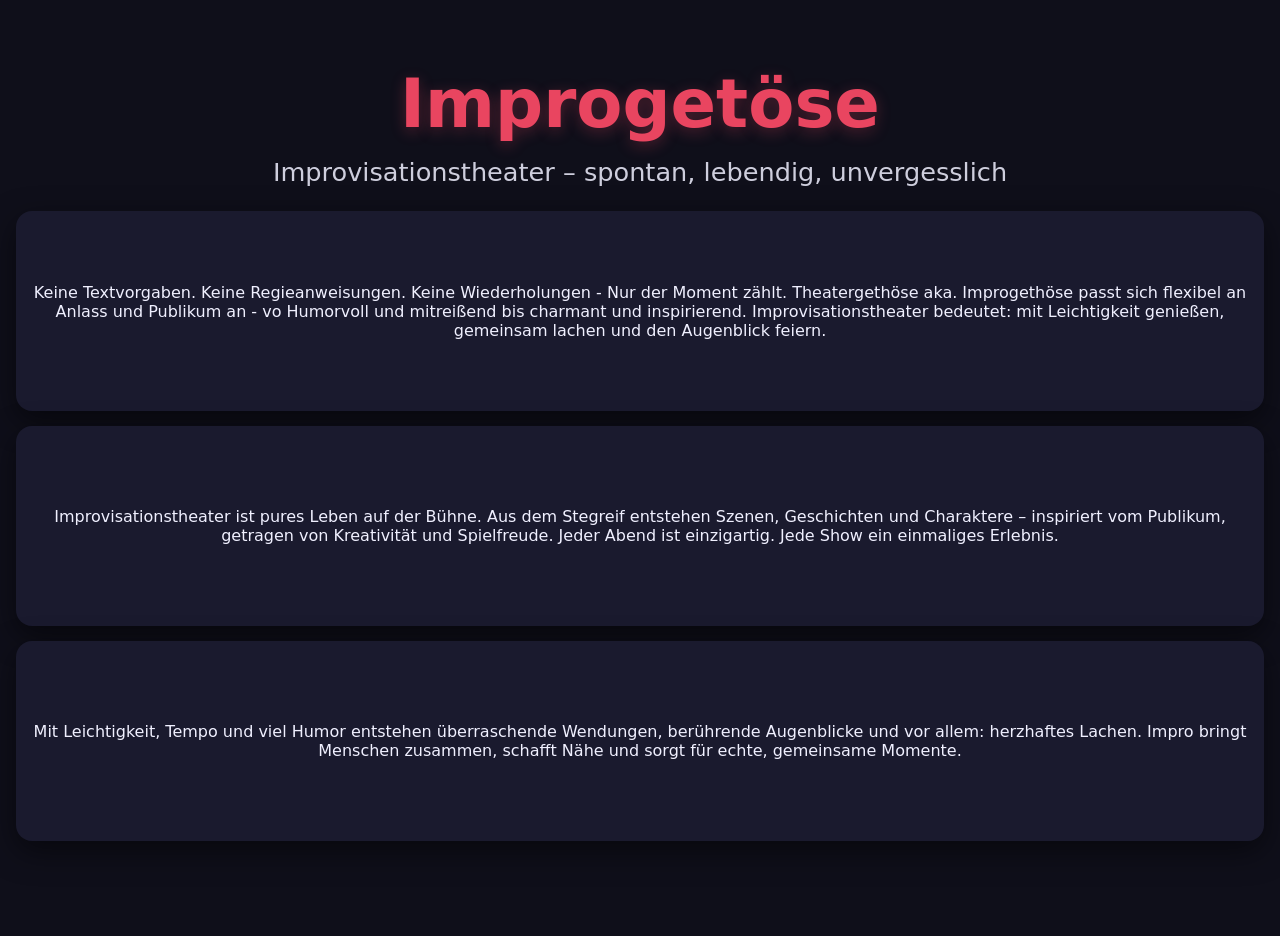
<file: improgetöse.html>
<!DOCTYPE html>
<html lang="de">
<head>
    <meta charset="UTF-8">
    <title>Theater Workshops</title>
    <style>
              :root {
            --color-bg:        #0f0f1a;
            --color-text:      #f0f0ff;
            --color-accent:    #e94560;
            --color-card:      #1a1a2e;
            --radius:          16px;
        }
        * {
            margin: 0;
            padding: 0;
            box-sizing: border-box;
        }
        body {
            font-family: system-ui, -apple-system, sans-serif;
            background: var(--color-bg);
            color: var(--color-text);
            min-height: 100vh;
            padding: 4rem 1rem 5rem;
            text-align: center;
            }
        header {
            margin-bottom: 4rem;
            }
        h1{
            font-size: clamp(2.5rem, 4vw + 1rem, 7rem);
            line-height: 1.2;
            font-weight: 600;
            color: var(--color-accent);
            margin-bottom: 0.8rem;
            text-shadow: 0 4px 15px rgba(233,69,96,0.3);
            }
        .tagline {
            font-size: 1.6rem;
            opacity: 0.85;
            max-width: 800px;
            margin: 0 auto 1.5rem;
            }
        .main-content-box {
            background: var(--color-card);
            border-radius: var(--radius);
            box-shadow: 0 10px 30px rgba(0,0,0,0.5);
            transition: all 0.3s ease;
            text-decoration: none;
            color: inherit;
            min-height: 200px;
            display: flex;
            align-items: center;
            justify-content: center;
            margin-bottom: 15px;
            }
    </style>
</head>
<body>
    <h1>Improgetöse</h1>
     <p class="tagline">Improvisationstheater – spontan, lebendig, unvergesslich</p>
    <div class="main-content-box">
        <a>Keine Textvorgaben. Keine Regieanweisungen. Keine Wiederholungen - Nur der Moment zählt.
          Theatergethöse aka. Improgethöse passt sich flexibel an Anlass und Publikum an - vo Humorvoll und mitreißend bis charmant und inspirierend.
          Improvisationstheater bedeutet: mit Leichtigkeit genießen, gemeinsam lachen und den Augenblick feiern.</a>
          </a>
    </div>
    <div class="main-content-box">
        <a>Improvisationstheater ist pures Leben auf der Bühne. Aus dem Stegreif entstehen Szenen, Geschichten und Charaktere – inspiriert vom Publikum, getragen von Kreativität und Spielfreude. Jeder Abend ist einzigartig. Jede Show ein einmaliges Erlebnis.</a>
    </div>
    <div class="main-content-box">    
        <a>Mit Leichtigkeit, Tempo und viel Humor entstehen überraschende Wendungen, berührende Augenblicke und vor allem: herzhaftes Lachen. Impro bringt Menschen zusammen, schafft Nähe und sorgt für echte, gemeinsame Momente.</a>
    </div>
</body>
</html>
</file>
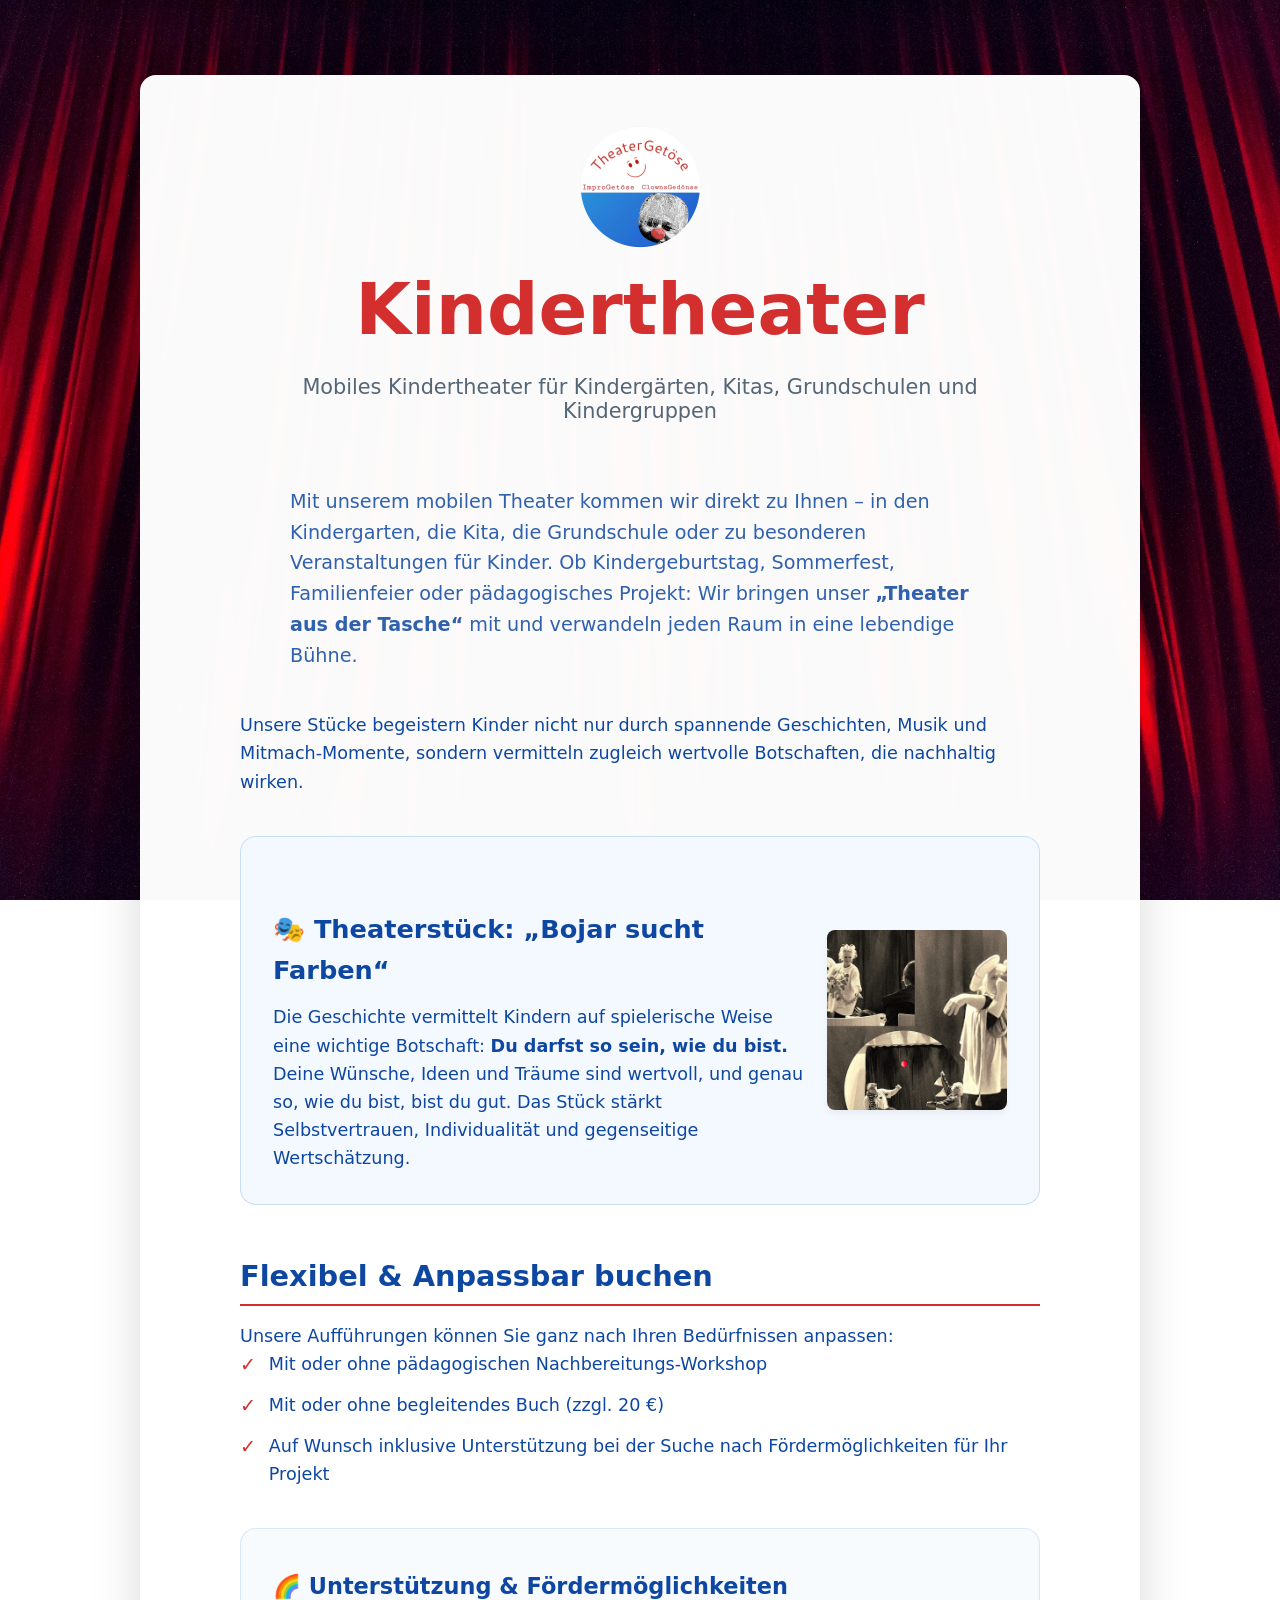
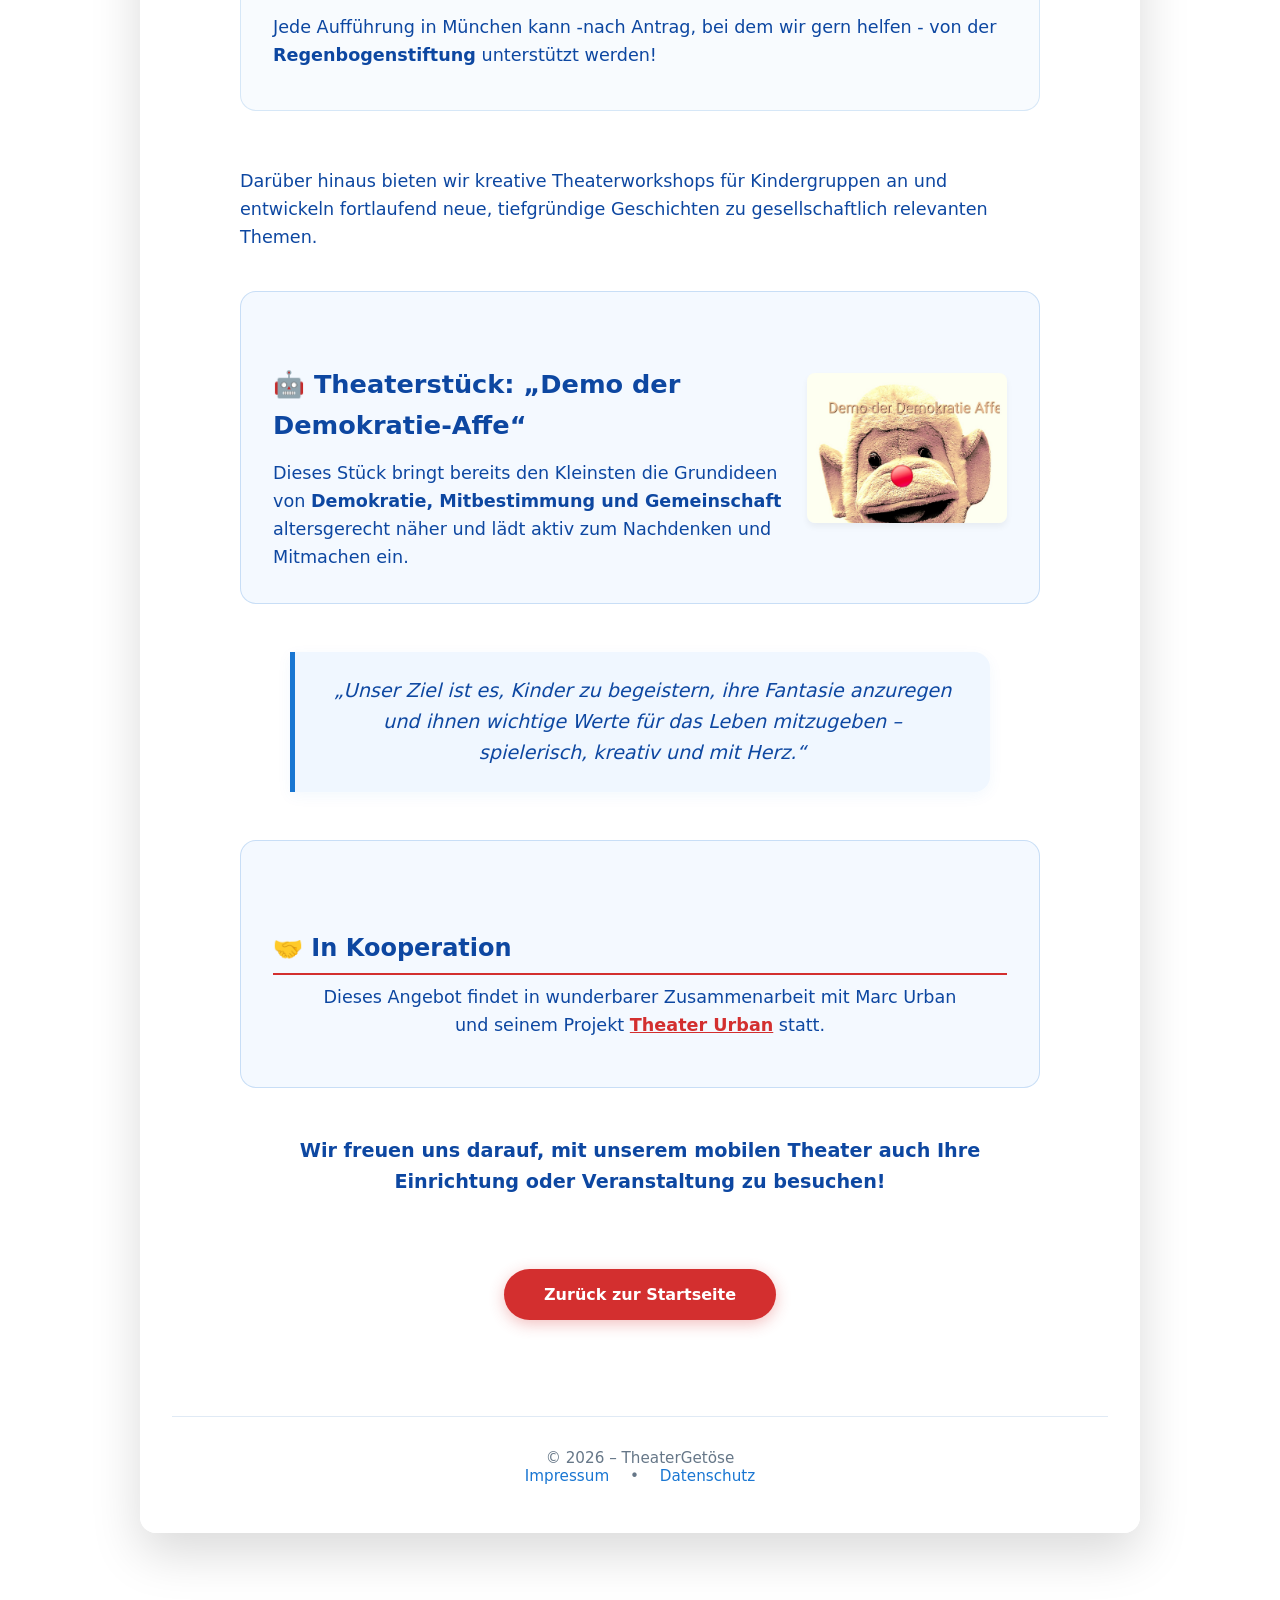
<file: kindertheater.html>
<!DOCTYPE html>
<html lang="de">
<head>
  <meta charset="UTF-8" />
  <meta name="viewport" content="width=device-width, initial-scale=1.0"/>
  <title>Kindertheater – TheaterGetöse</title>
  <link rel="stylesheet" href="style.css">
  
  <!-- Diese Anpassungen reparieren das Layout auf Smartphones -->
  <style>
    /* Desktop-Standard: Text links, Bild rechts */
    .theater-grid-180 { display: grid; grid-template-columns: 1fr 180px; gap: 20px; align-items: center; }
    .theater-grid-200 { display: grid; grid-template-columns: 1fr 200px; gap: 20px; align-items: center; }

    /* Mobil-Regel: Text und Bild rutschen sauber untereinander */
    @media (max-width: 650px) {
      .theater-grid-180, .theater-grid-200 {
        grid-template-columns: 1fr;
        gap: 15px;
      }
      .theater-grid-180 img, .theater-grid-200 img {
        margin: 0 auto;
        max-width: 100%;
      }
    }
  </style>
</head>
<body>

  <div class="page-wrapper">

    <header>
      <div class="logo-container">
        <img src="Logo 20kb.png" alt="TheaterGetöse Logo">
      </div>
      <h1>Kindertheater</h1>
      <p class="tagline">Mobiles Kindertheater für Kindergärten, Kitas, Grundschulen und Kindergruppen</p>
    </header>

    <main class="main-content-box">
      <p class="intro-text" style="font-size: 1.2rem; line-height: 1.6; margin-bottom: 2.5rem;">
        Mit unserem mobilen Theater kommen wir direkt zu Ihnen – in den Kindergarten, die Kita, die Grundschule oder zu besonderen Veranstaltungen für Kinder. Ob Kindergeburtstag, Sommerfest, Familienfeier oder pädagogisches Projekt: Wir bringen unser <strong>„Theater aus der Tasche“</strong> mit und verwandeln jeden Raum in eine lebendige Bühne.
      </p>

      <p style="margin-bottom: 2.5rem;">
        Unsere Stücke begeistern Kinder nicht nur durch spannende Geschichten, Musik und Mitmach-Momente, sondern vermitteln zugleich wertvolle Botschaften, die nachhaltig wirken.
      </p>

      <!-- Highlight-Box für das erste Theaterstück -->
      <div class="philosophy-section" style="margin-bottom: 3rem; padding: 2rem; background: #f4f9ff;">
        <div class="theater-grid-180">
          <div>
            <h2 style="font-size: 1.6rem; color: #0d47a1; border: none; padding: 0; margin-bottom: 0.8rem;">🎭 Theaterstück: „Bojar sucht Farben“</h2>
            <p style="font-size: 1.1rem; line-height: 1.6; margin: 0;">
              Die Geschichte vermittelt Kindern auf spielerische Weise eine wichtige Botschaft: <strong>Du darfst so sein, wie du bist.</strong> Deine Wünsche, Ideen und Träume sind wertvoll, und genau so, wie du bist, bist du gut. Das Stück stärkt Selbstvertrauen, Individualität und gegenseitige Wertschätzung.
            </p>
          </div>
          <div>
            <img src="ktheater.jpeg" alt="pictures" style="width: 100%; height: 180px; object-fit: cover; border-radius: 8px; box-shadow: 0 4px 6px rgba(0,0,0,0.05); display: block;">
          </div>
        </div>
      </div>

      <h2>Flexibel &amp; Anpassbar buchen</h2>
      <p>Unsere Aufführungen können Sie ganz nach Ihren Bedürfnissen anpassen:</p>
      <ul class="check-list" style="margin-bottom: 2.5rem;">
        <li>Mit oder ohne pädagogischen Nachbereitungs-Workshop</li>
        <li>Mit oder ohne begleitendes Buch (zzgl. 20 €)</li>
        <li>Auf Wunsch inklusive Unterstützung bei der Suche nach Fördermöglichkeiten für Ihr Projekt</li>
      </ul>

      <!-- NEUE DEZENTE INFO-KARTE FÜR DIE FÖRDERUNG -->
      <div class="flex-card" style="background: #f8fbfe; margin: 0 auto 3.5rem; border: 1px solid rgba(25, 118, 210, 0.15); max-width: 800px;">
        <h3 style="color: #0d47a1; font-size: 1.4rem; margin-bottom: 0.5rem; font-weight: 700;">🌈 Unterstützung &amp; Fördermöglichkeiten</h3>
        <p style="color: var(--color-text); font-size: 1.1rem; margin: 0; line-height: 1.6;">
          Jede Aufführung in München kann -nach Antrag, bei dem wir gern helfen - von der <strong>Regenbogenstiftung</strong> unterstützt werden!
        </p>
      </div>

      <p style="margin-bottom: 2.5rem;">
        Darüber hinaus bieten wir kreative Theaterworkshops für Kindergruppen an und entwickeln fortlaufend neue, tiefgründige Geschichten zu gesellschaftlich relevanten Themen.
      </p>

      <!-- Highlight-Box für das zweite Theaterstück -->
      <div class="philosophy-section" style="margin-bottom: 3rem; padding: 2rem; background: #f4f9ff;">
        <div class="theater-grid-200">
          <div>
            <h2 style="font-size: 1.6rem; color: #0d47a1; border: none; padding: 0; margin-bottom: 0.8rem;">🤖 Theaterstück: „Demo der Demokratie-Affe“</h2>
            <p style="font-size: 1.1rem; line-height: 1.6; margin: 0;">
              Dieses Stück bringt bereits den Kleinsten die Grundideen von <strong>Demokratie, Mitbestimmung und Gemeinschaft</strong> altersgerecht näher und lädt aktiv zum Nachdenken und Mitmachen ein.
            </p>
          </div>
          <div>
            <img src="Demo_der_Demokratie_Affe.jpeg" alt="pictures" style="width: 100%; height: 150px; object-fit: cover; border-radius: 8px; box-shadow: 0 4px 6px rgba(0,0,0,0.05); display: block;">
          </div>
        </div>
      </div>

      <div class="quote-box" style="margin-bottom: 3rem;">
        „Unser Ziel ist es, Kinder zu begeistern, ihre Fantasie anzuregen und ihnen wichtige Werte für das Leben mitzugeben – spielerisch, kreativ und mit Herz.“
      </div>

      <!-- ELEGANTES KOOPERATIONS-BANNER -->
      <div class="philosophy-section" style="background: #f4f9ff; border: 1px solid rgba(25, 118, 210, 0.2); margin-top: 3rem; margin-bottom: 3rem;">
        <h2 style="font-size: 1.5rem; color: #0d47a1; margin-bottom: 0.5rem;">🤝 In Kooperation</h2>
        <p style="font-size: 1.1rem; text-align: center; line-height: 1.6; margin: 0;">
          Dieses Angebot findet in wunderbarer Zusammenarbeit mit Marc Urban<br>und seinem Projekt 
          <a href="https://theaterurban.de" target="_blank" rel="noopener" style="color: var(--color-accent); font-weight: 700; text-decoration: underline;">Theater Urban</a> statt.
        </p>
      </div>

      <p style="text-align: center; font-size: 1.2rem; font-weight: 600; color: #0d47a1; margin-bottom: 1rem;">
        Wir freuen uns darauf, mit unserem mobilen Theater auch Ihre Einrichtung oder Veranstaltung zu besuchen!
      </p>
    </main>

    <!-- Der funktionierende Zurück-Button -->
    <div style="text-align: center; margin: 3rem 0 1rem;">
      <a href="index.html" class="cta-highlight">Zurück zur Startseite</a>
    </div>

    <!-- Deine vollständige Fußzeile -->
    <footer>
      <p>© 2026 – TheaterGetöse<br>
         <a href="impressum.html">Impressum</a>  •   <a href="datenschutz.html">Datenschutz</a></p>
    </footer>

  </div>

</body>
</html>
</file>
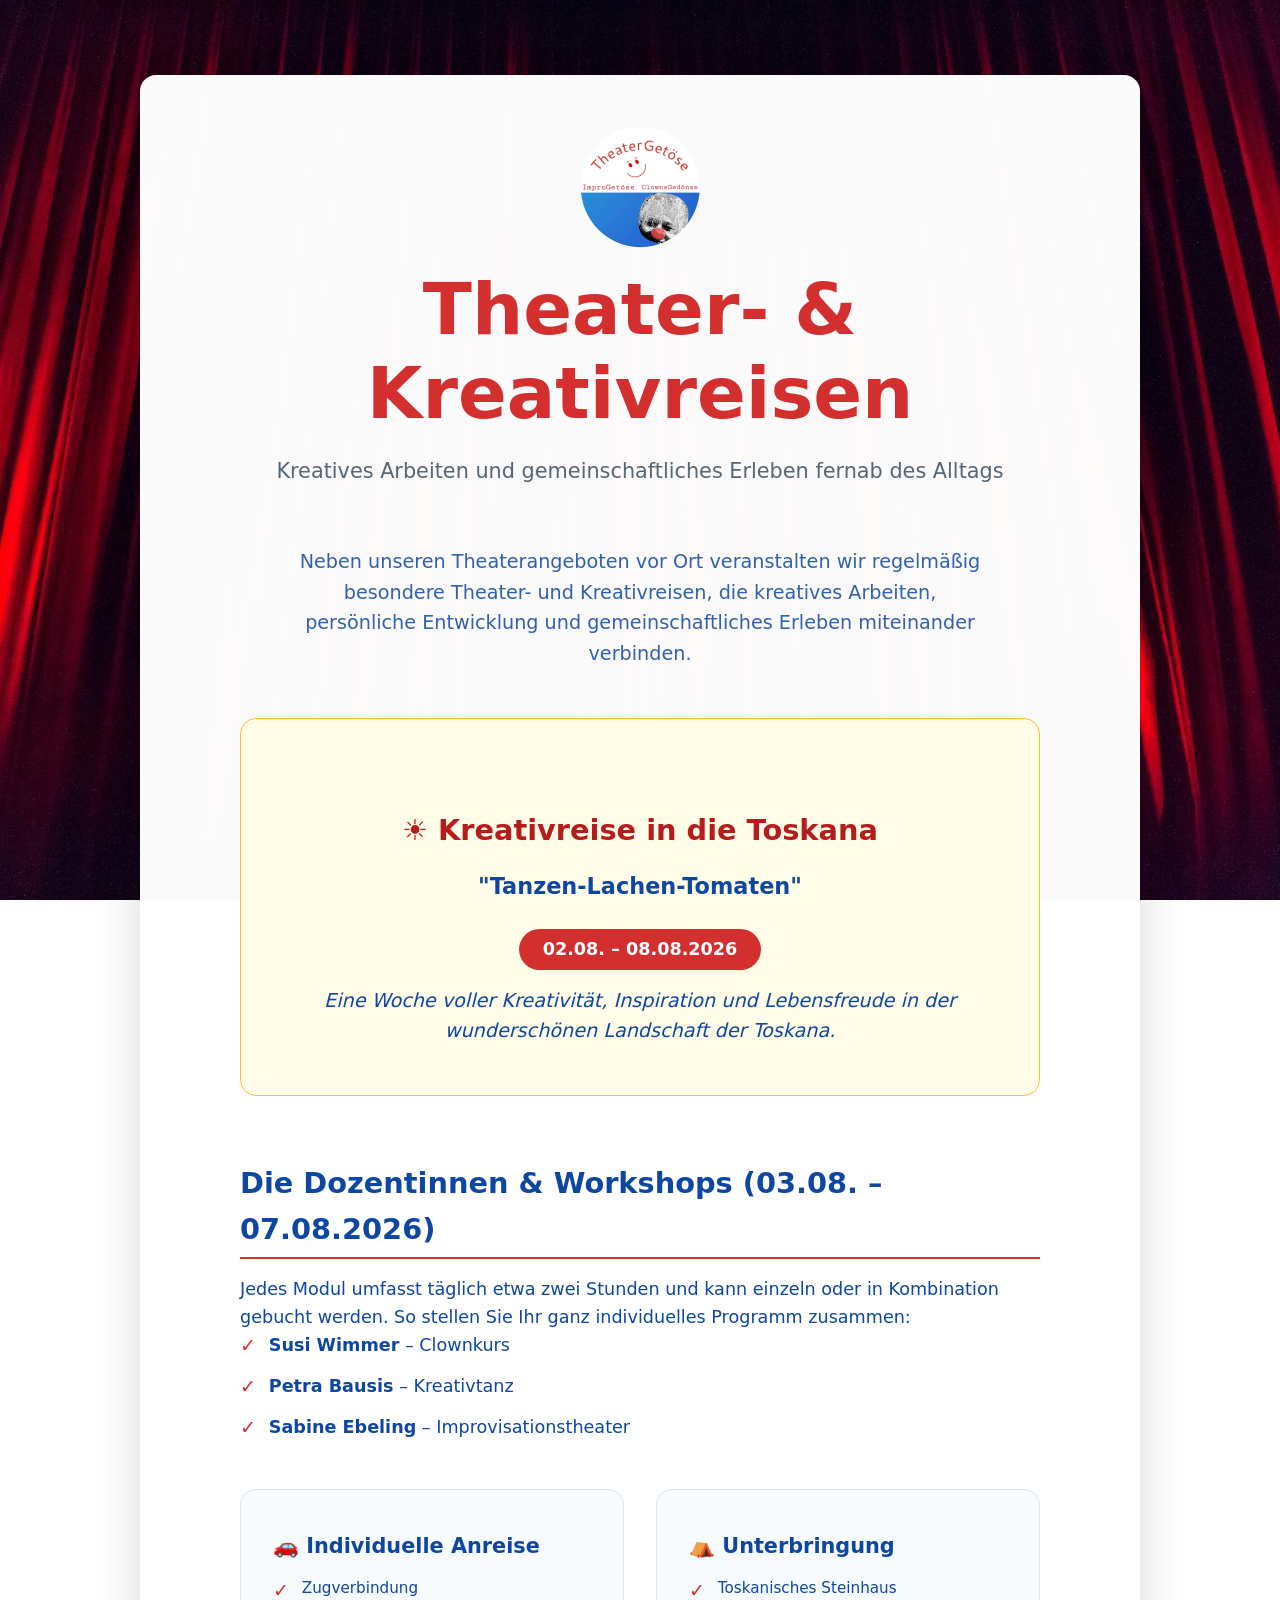
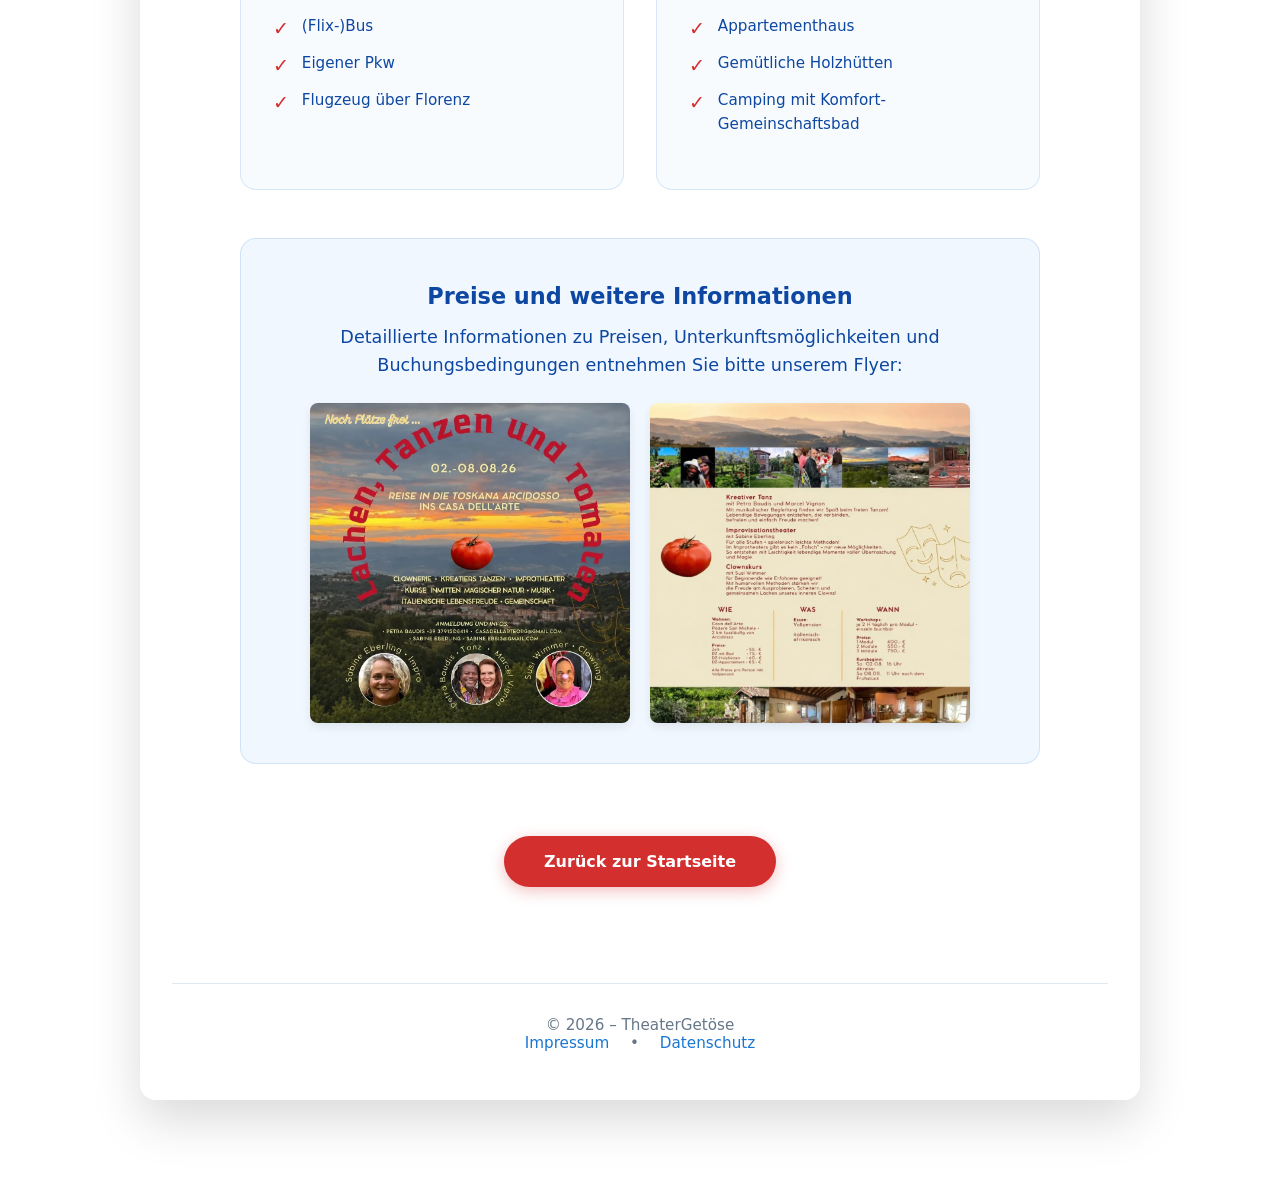
<file: kreativreisen.html>
<!DOCTYPE html>
<html lang="de">
<head>
  <meta charset="UTF-8" />
  <meta name="viewport" content="width=device-width, initial-scale=1.0"/>
  <title>Theater- und Kreativreisen – TheaterGetöse</title>
  <link rel="stylesheet" href="style.css">
  
  <!-- Repariert das Layout der beiden Flyer-Bilder auf Smartphones -->
  <style>
    .flyer-container {
      display: flex;
      justify-content: center;
      gap: 20px;
      margin-top: 1.5rem;
    }
    .flyer-img {
      width: 100%;
      max-width: 320px; /* Perfekte Größe für quadratische 1:1 Flyer am PC */
      aspect-ratio: 1 / 1; /* Erzwingt das quadratische 1:1 Format */
      object-fit: cover;
      border-radius: 8px;
      box-shadow: 0 4px 10px rgba(0,0,0,0.08);
    }
    
    @media (max-width: 650px) {
      .flyer-container {
        flex-direction: column; /* Mobil untereinander stapeln */
        align-items: center;
        gap: 15px;
      }
      .flyer-img {
        max-width: 280px; /* Leicht verkleinert für schmale Handy-Bildschirme */
      }
    }
  </style>
</head>
<body>

  <div class="page-wrapper">

    <header>
      <div class="logo-container">
        <img src="Logo 20kb.png" alt="TheaterGetöse Logo">
      </div>
      <h1>Theater- &amp; Kreativreisen</h1>
      <p class="tagline">Kreatives Arbeiten und gemeinschaftliches Erleben fernab des Alltags</p>
    </header>

    <main class="main-content-box">
      <p class="intro-text" style="text-align: center; margin-bottom: 3rem;">
        Neben unseren Theaterangeboten vor Ort veranstalten wir regelmäßig besondere Theater- und Kreativreisen, die kreatives Arbeiten, persönliche Entwicklung und gemeinschaftliches Erleben miteinander verbinden.
      </p>

      <!-- Reise-Ausschreibung Highlight Box -->
      <div class="philosophy-section" style="background: #fffde7; border: 1px solid #fbc02d; text-align: center; margin-bottom: 4rem;">
        <h2 style="color: #b71c1c; font-size: 1.8rem; border: none; padding: 0;">☀️ Kreativreise in die Toskana</h2>
        <p style="font-size: 1.4rem; font-weight: 700; color: #0d47a1; margin: 0.5rem 0 1.5rem;">"Tanzen-Lachen-Tomaten"</p>
        <div style="display: inline-block; background: var(--color-accent); color: white; padding: 0.4rem 1.5rem; border-radius: 50px; font-weight: bold; font-size: 1.1rem; margin-bottom: 1rem;">
          02.08. – 08.08.2026
        </div>
        <p style="margin: 0; font-style: italic;">Eine Woche voller Kreativität, Inspiration und Lebensfreude in der wunderschönen Landschaft der Toskana.</p>
      </div>

      <h2>Die Dozentinnen &amp; Workshops (03.08. – 07.08.2026)</h2>
      <p>Jedes Modul umfasst täglich etwa zwei Stunden und kann einzeln oder in Kombination gebucht werden. So stellen Sie Ihr ganz individuelles Programm zusammen:</p>
      <ul class="check-list" style="margin-bottom: 3rem;">
        <li><strong>Susi Wimmer</strong> – Clownkurs</li>
        <li><strong>Petra Bausis</strong> – Kreativtanz</li>
        <li><strong>Sabine Ebeling</strong> – Improvisationstheater</li>
      </ul>

      <!-- Flex Grid für Anreise & Unterkunft -->
      <div class="flex-grid" style="margin-bottom: 3rem;">
        <div class="flex-card">
          <h3 style="font-size: 1.3rem; color: #0d47a1;">🚗 Individuelle Anreise</h3>
          <ul class="check-list" style="font-size: 0.95rem;">
            <li>Zugverbindung</li>
            <li>(Flix-)Bus</li>
            <li>Eigener Pkw</li>
            <li>Flugzeug über Florenz</li>
          </ul>
        </div>
        <div class="flex-card">
          <h3 style="font-size: 1.3rem; color: #0d47a1;">⛺ Unterbringung</h3>
          <ul class="check-list" style="font-size: 0.95rem;">
            <li>Toskanisches Steinhaus</li>
            <li>Appartementhaus</li>
            <li>Gemütliche Holzhütten</li>
            <li>Camping mit Komfort-Gemeinschaftsbad</li>
          </ul>
        </div>
      </div>

      <!-- KORRIGIERT: DER PREISE-BLOCK ENTHÄLT NUN DIE BEIDEN 1:1 FLYER -->
      <div class="flex-card" style="text-align: center; background: #f0f7ff;">
        <h3 style="margin-bottom: 0.5rem; color: #0d47a1;">Preise und weitere Informationen</h3>
        <p style="margin-bottom: 1rem;">Detaillierte Informationen zu Preisen, Unterkunftsmöglichkeiten und Buchungsbedingungen entnehmen Sie bitte unserem Flyer:</p>
        
        <!-- Flyer Bilder-Box -->
        <div class="flyer-container">
          <img src="reise_flyerF.jpg" alt="Kreativreise Flyer Vorderseite" class="flyer-img">
          <img src="reise_flyerB.jpg" alt="Kreativreise Flyer Rückseite" class="flyer-img">
        </div>
      </div>
    </main>

    <div style="text-align: center; margin: 3rem 0 1rem;">
      <a href="index.html" class="cta-highlight">Zurück zur Startseite</a>
    </div>

    <footer>
      <p>© 2026 – TheaterGetöse<br>
         <a href="impressum.html">Impressum</a>  •   <a href="datenschutz.html">Datenschutz</a></p>
    </footer>

  </div>

</body>
</html>
</file>
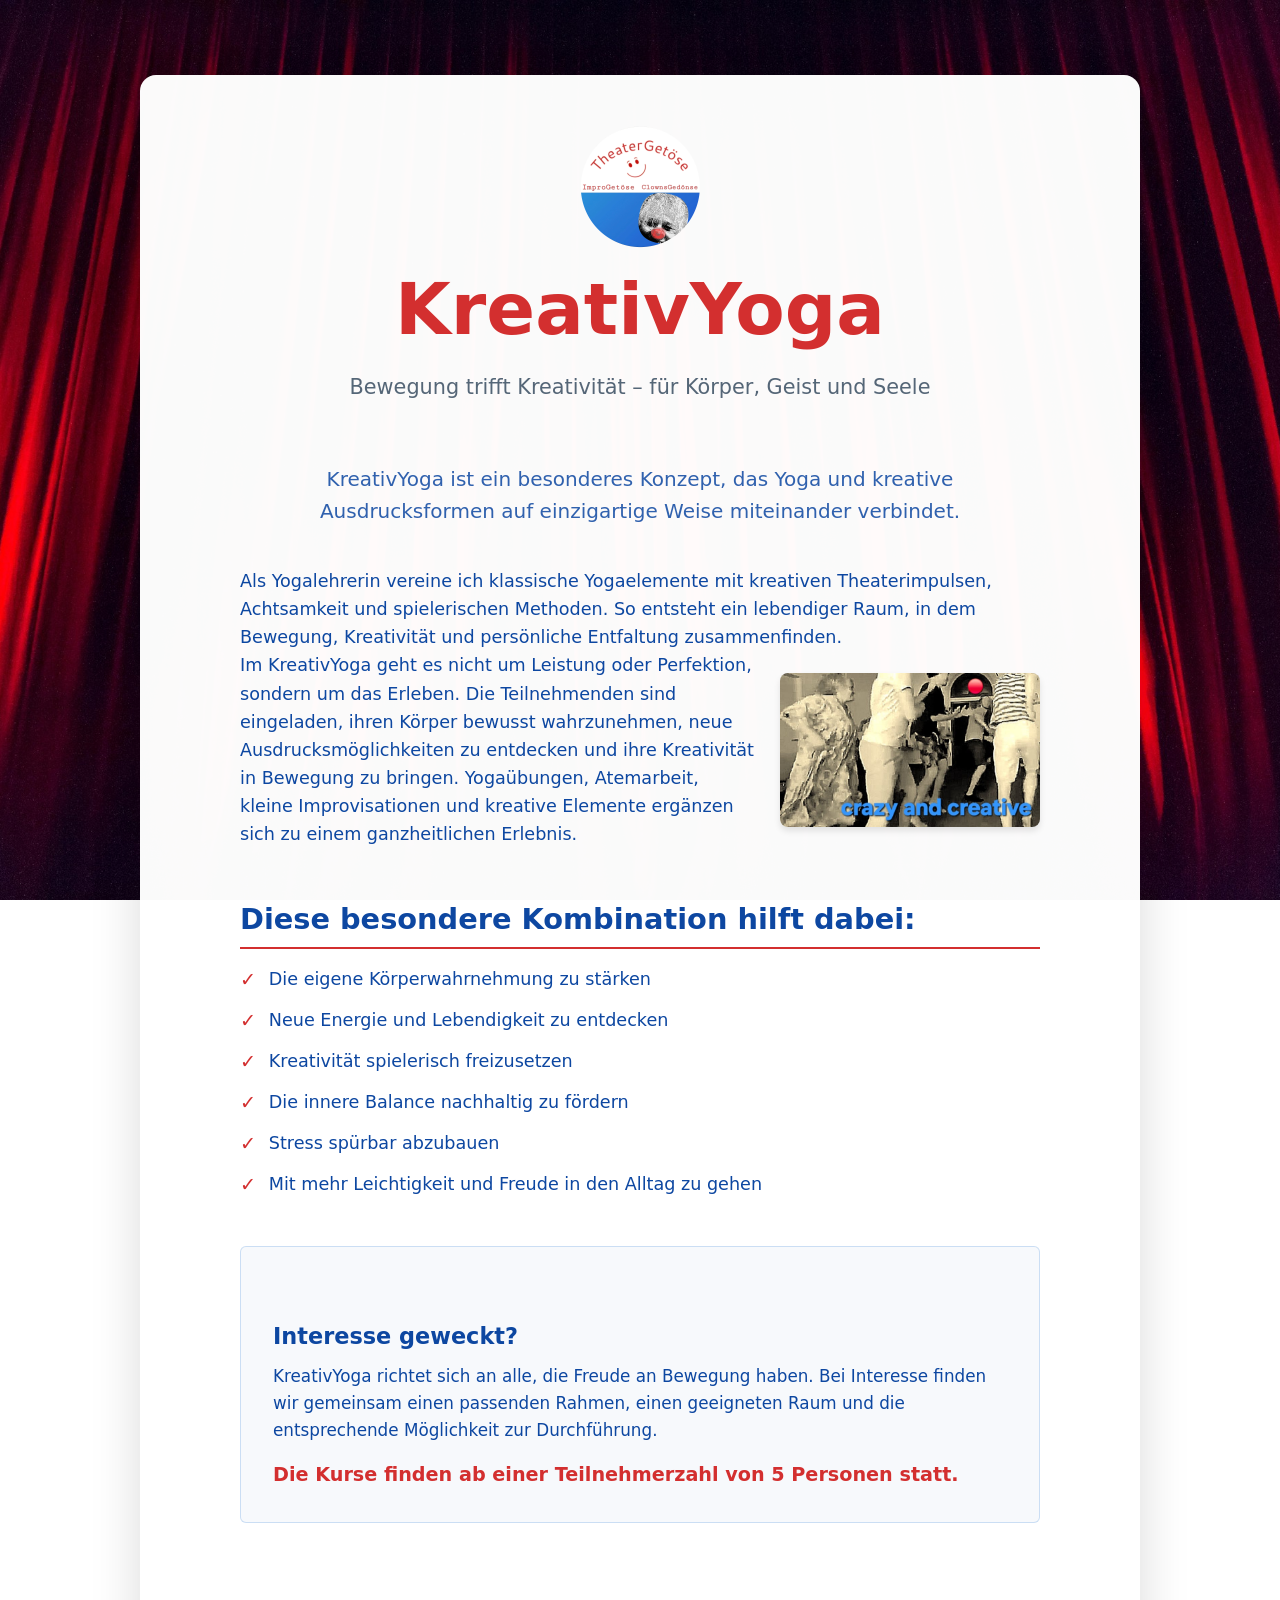
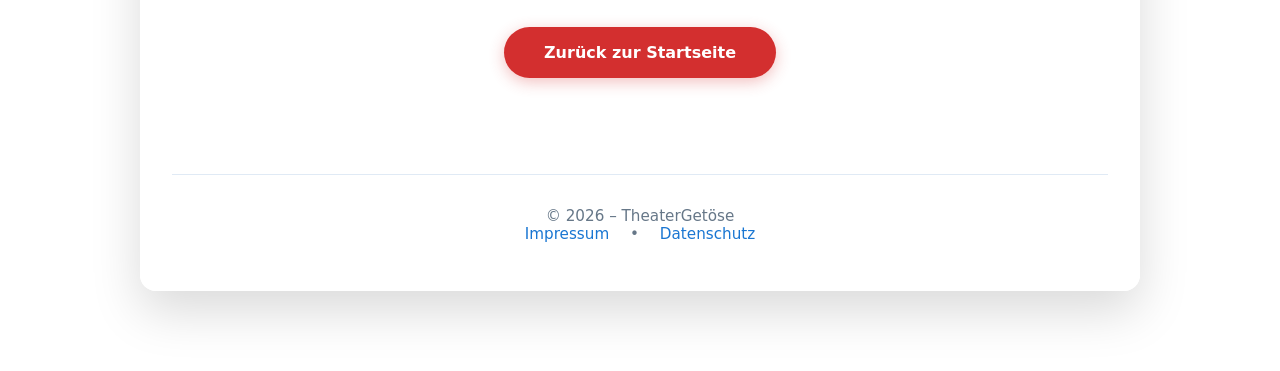
<file: kreativyoga.html>
<!DOCTYPE html>
<html lang="de">
<head>
  <meta charset="UTF-8" />
  <meta name="viewport" content="width=device-width, initial-scale=1.0"/>
  <title>KreativYoga – TheaterGetöse</title>
  <link rel="stylesheet" href="style.css">
  <style>
    /* Sorgt für die responsive Spaltenaufteilung (Desktop: nebeneinander, Mobil: untereinander) */
    .responsive-yoga-grid {
      display: flex;
      flex-wrap: wrap;
      gap: 25px;
      align-items: center;
      margin-bottom: 3rem;
    }
    .yoga-text {
      flex: 1;
      min-width: 260px;
    }
    .yoga-img-box {
      flex: 0 0 260px;
      width: 100%;
      max-width: 260px;
      margin: 0 auto;
    }
    /* Mobil-Optimierung für kleine Bildschirme */
    @media (max-width: 650px) {
      .responsive-yoga-grid {
        flex-direction: column;
      }
      .yoga-img-box {
        order: 2; /* Bild nach unten */
      }
      .yoga-text {
        order: 1; /* Text nach oben */
      }
    }
  </style>
</head>
<body>

  <div class="page-wrapper">

    <header>
      <div class="logo-container">
        <img src="Logo 20kb.png" alt="TheaterGetöse Logo">
      </div>
      <h1>KreativYoga</h1>
      <p class="tagline">Bewegung trifft Kreativität – für Körper, Geist und Seele</p>
    </header>

    <main class="main-content-box">
      <p class="intro-text" style="font-size: 1.25rem; text-align: center; color: #0d47a1; margin-bottom: 2.5rem;">
        KreativYoga ist ein besonderes Konzept, das Yoga und kreative Ausdrucksformen auf einzigartige Weise miteinander verbindet.
      </p>

      <p>Als Yogalehrerin vereine ich klassische Yogaelemente mit kreativen Theaterimpulsen, Achtsamkeit und spielerischen Methoden. So entsteht ein lebendiger Raum, in dem Bewegung, Kreativität und persönliche Entfaltung zusammenfinden.</p>
      
      <!-- FLEXIBLES LAYOUT: Text links und 4:3 Bild rechts (Mobil untereinander) -->
      <div class="responsive-yoga-grid">
        <div class="yoga-text">
          <p style="margin: 0;">
            Im KreativYoga geht es nicht um Leistung oder Perfektion, sondern um das Erleben. Die Teilnehmenden sind eingeladen, ihren Körper bewusst wahrzunehmen, neue Ausdrucksmöglichkeiten zu entdecken und ihre Kreativität in Bewegung zu bringen. Yogaübungen, Atemarbeit, kleine Improvisationen und kreative Elemente ergänzen sich zu einem ganzheitlichen Erlebnis.
          </p>
        </div>
        <div class="yoga-img-box">
          <!-- height: 195px sichert bei 260px Breite das perfekte 4:3 Querformat -->
          <img src="kreativ.jpeg" alt="KreativYoga Übung" style="width: 100%; height: auto; object-fit: cover; border-radius: 8px; box-shadow: 0 4px 6px rgba(0,0,0,0.1); display: block;">
        </div>
      </div>

      <h2>Diese besondere Kombination hilft dabei:</h2>
      <ul class="check-list" style="margin-bottom: 3rem; font-size: 1.1rem;">
        <li>Die eigene Körperwahrnehmung zu stärken</li>
        <li>Neue Energie und Lebendigkeit zu entdecken</li>
        <li>Kreativität spielerisch freizusetzen</li>
        <li>Die innere Balance nachhaltig zu fördern</li>
        <li>Stress spürbar abzubauen</li>
        <li>Mit mehr Leichtigkeit und Freude in den Alltag zu gehen</li>
      </ul>

      <div class="philosophy-section" style="background: #f7f9fc; padding: 2rem; margin-top: 2rem; border-radius: 6px;">
        <h2 style="font-size: 1.4rem; color: #0d47a1; border: none; padding: 0; margin-bottom: 0.5rem;">Interesse geweckt?</h2>
        <p style="margin: 0; font-size: 1.05rem;">KreativYoga richtet sich an alle, die Freude an Bewegung haben. Bei Interesse finden wir gemeinsam einen passenden Rahmen, einen geeigneten Raum und die entsprechende Möglichkeit zur Durchführung.</p>
        <p style="margin: 1rem 0 0; font-weight: 700; color: var(--color-accent);">Die Kurse finden ab einer Teilnehmerzahl von 5 Personen statt.</p>
      </div>
    </main>

    <div style="text-align: center; margin: 3rem 0 1rem;">
      <a href="index.html" class="cta-highlight">Zurück zur Startseite</a>
    </div>

    <footer>
      <p>© 2026 – TheaterGetöse<br>
         <a href="impressum.html">Impressum</a>  •   <a href="datenschutz.html">Datenschutz</a></p>
    </footer>

  </div>

</body>
</html>
</file>
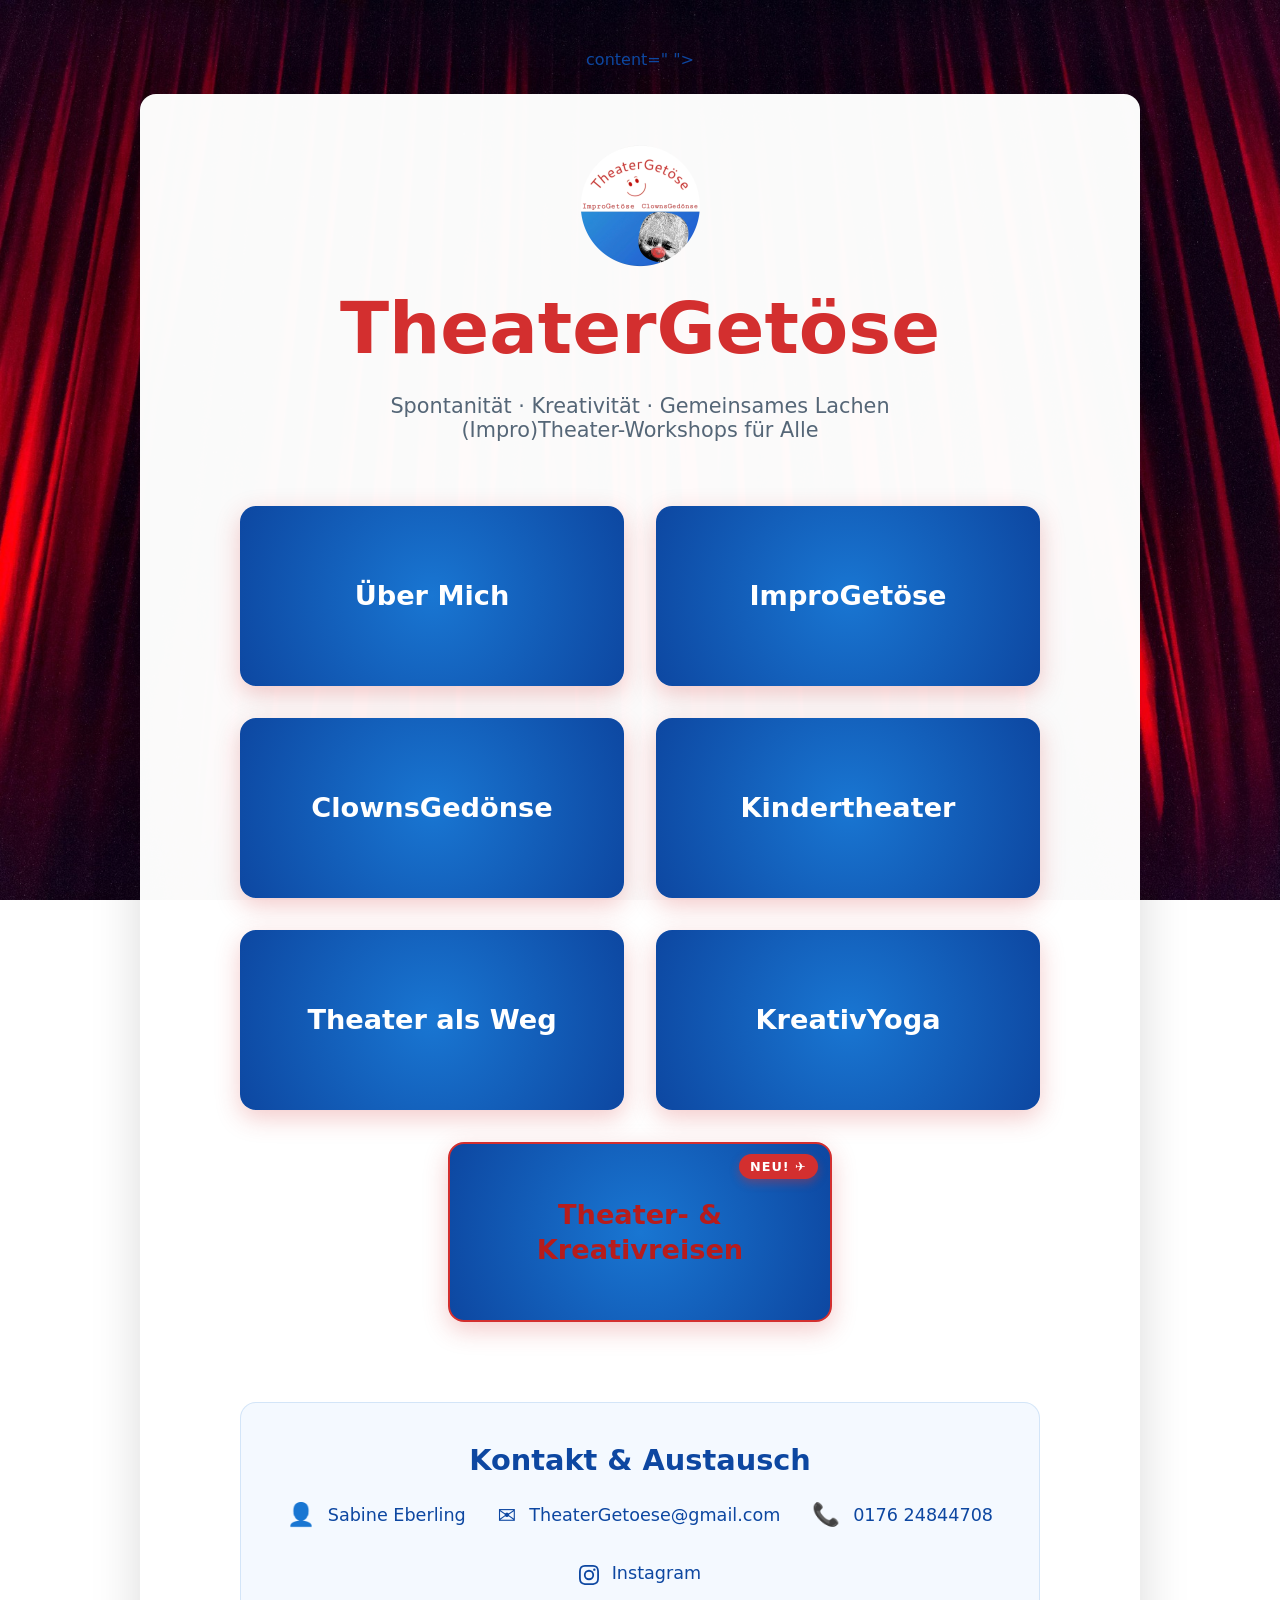
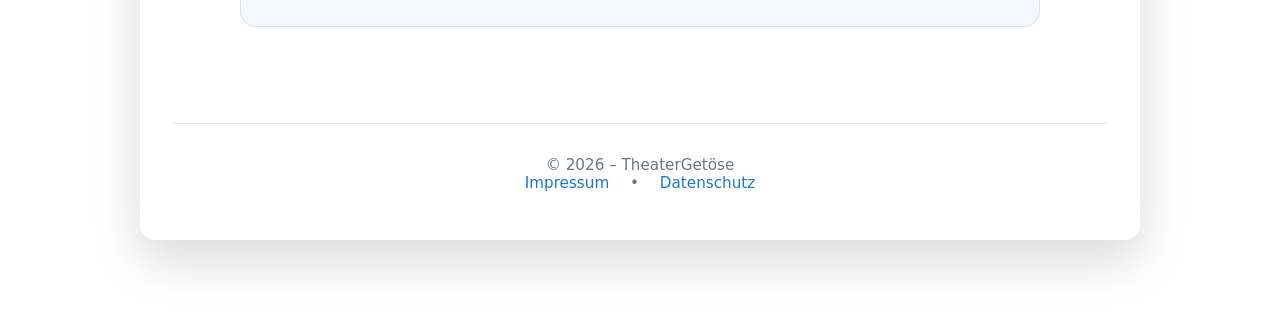
<file: start.html>
<!DOCTYPE html>
<html lang="de">
<head>
  <meta charset="UTF-8" />
  <meta name="viewport" content="width=device-width, initial-scale=1.0"/>
  <title>Sabine Eberling | Theatergetöse – Improtheater & Coaching München</title>
  <meta name="description" content="Theatergetöse von und mit Sabine Eberling.Improtheater-Kurse, Workshops und Coaching in München. Erfahren Sie mehr über die Kunst des Unvorbereitetseins. Improtheater, Clownerie, Kindertheater, Körpertheater & Yoga."> content=" ">
  <link rel="stylesheet" href="style.css">
</head>
<body>

  <div class="page-wrapper">

    <header>
      <div class="logo-container">
        <img src="Logo 20kb.png" alt="TheaterGetöse Logo">
      </div>
      <h1>TheaterGetöse</h1>
      <p class="tagline">Spontanität · Kreativität · Gemeinsames Lachen<br>(Impro)Theater-Workshops für Alle</p>
    </header>

    <!-- Deine 7 Workshop-Kacheln -->
    <div class="workshops-tiles">
      <a href="uber_mich.html" class="workshop-tile">
        <div class="workshop-title">Über Mich</div>
      </a>
      <a href="improgetoese.html" class="workshop-tile">
        <div class="workshop-title">ImproGetöse</div>
      </a>
      <a href="clownsgedoense.html" class="workshop-tile">
        <div class="workshop-title">ClownsGedönse</div>
      </a>
      <a href="kindertheater.html" class="workshop-tile">
        <div class="workshop-title">Kindertheater</div>
      </a>
      <a href="theater_als_weg.html" class="workshop-tile">
        <div class="workshop-title">Theater als Weg</div>
      </a>
      <a href="kreativyoga.html" class="workshop-tile">
        <div class="workshop-title">KreativYoga</div>
      </a>
      <a href="kreativreisen.html" class="workshop-tile tile-boosted">
        <span class="tile-badge">NEU! ✈️</span>
        <div class="workshop-title" style="color: #b71c1c;">Theater- & Kreativreisen</div>
      </a>
    </div>

    <!-- DIE NEUE KONTAKT- & INSTAGRAM-SEKTION -->
    <section class="contact-section">
      <h2>Kontakt &amp; Austausch</h2>
      <div class="contact-grid">
        <span class="contact-item" style="cursor: default; pointer-events: none;">
          <span class="contact-icon">👤</span> Sabine Eberling
        </span>
        <a href="mailto:Theatergetoese@gmail.com" class="contact-item">
          <span class="contact-icon">✉️</span> TheaterGetoese@gmail.com
        </a>
        <a href="tel:+4917624844708" class="contact-item">
          <span class="contact-icon">📞</span> 0176 24844708
        </a>
        <a href="https://instagram.com/improgetoese/" class="contact-item" target="_blank" rel="noopener">
          <span class="contact-icon">
          <!-- SVG-Code für das Instagram-Logo -->
          <svg xmlns="http://w3.org" viewBox="0 0 24 24" width="20" height="20" fill="currentColor" style="vertical-align: middle;">
          <path d="M12 2.163c3.204 0 3.584.012 4.85.07 3.252.148 4.771 1.691 4.919 4.919.058 1.265.069 1.645.069 4.849 0 3.205-.012 3.584-.069 4.849-.149 3.225-1.664 4.771-4.919 4.919-1.266.058-1.644.07-4.85.07-3.204 0-3.584-.012-4.849-.07-3.26-.149-4.771-1.699-4.919-4.92-.058-1.265-.07-1.644-.07-4.849 0-3.204.013-3.583.07-4.849.149-3.227 1.664-4.771 4.919-4.919 1.266-.057 1.645-.069 4.849-.069zM12 0C8.741 0 8.333.014 7.053.072 2.695.272.273 2.69.073 7.051.014 8.333 0 8.741 0 12c0 3.259.014 3.668.072 4.948.2 4.358 2.618 6.78 6.98 6.98 1.281.058 1.689.072 4.948.072 3.259 0 3.668-.014 4.948-.072 4.354-.2 6.782-2.618 6.979-6.98.059-1.28.073-1.689.073-4.948 0-3.259-.014-3.667-.072-4.947-.196-4.354-2.617-6.78-6.979-6.98C15.668.014 15.259 0 12 0zm0 5.838a6.162 6.162 0 1 0 0 12.324 6.162 6.162 0 0 0 0-12.324zM12 16a4 4 0 1 1 0-8 4 4 0 0 1 0 8zm6.406-11.845a1.44 1.44 0 1 0 0 2.881 1.44 1.44 0 0 0 0-2.881z"/>
          </svg>
          </span>
          Instagram
</a>
      </div>
    </section>

    <!-- Deine vollständige Fußzeile -->
    <footer>
      <p>© 2026 – TheaterGetöse<br>
         <a href="impressum.html">Impressum</a>  •   <a href="datenschutz.html">Datenschutz</a></p>
    </footer>

  </div>

</body>
</html>
</file>
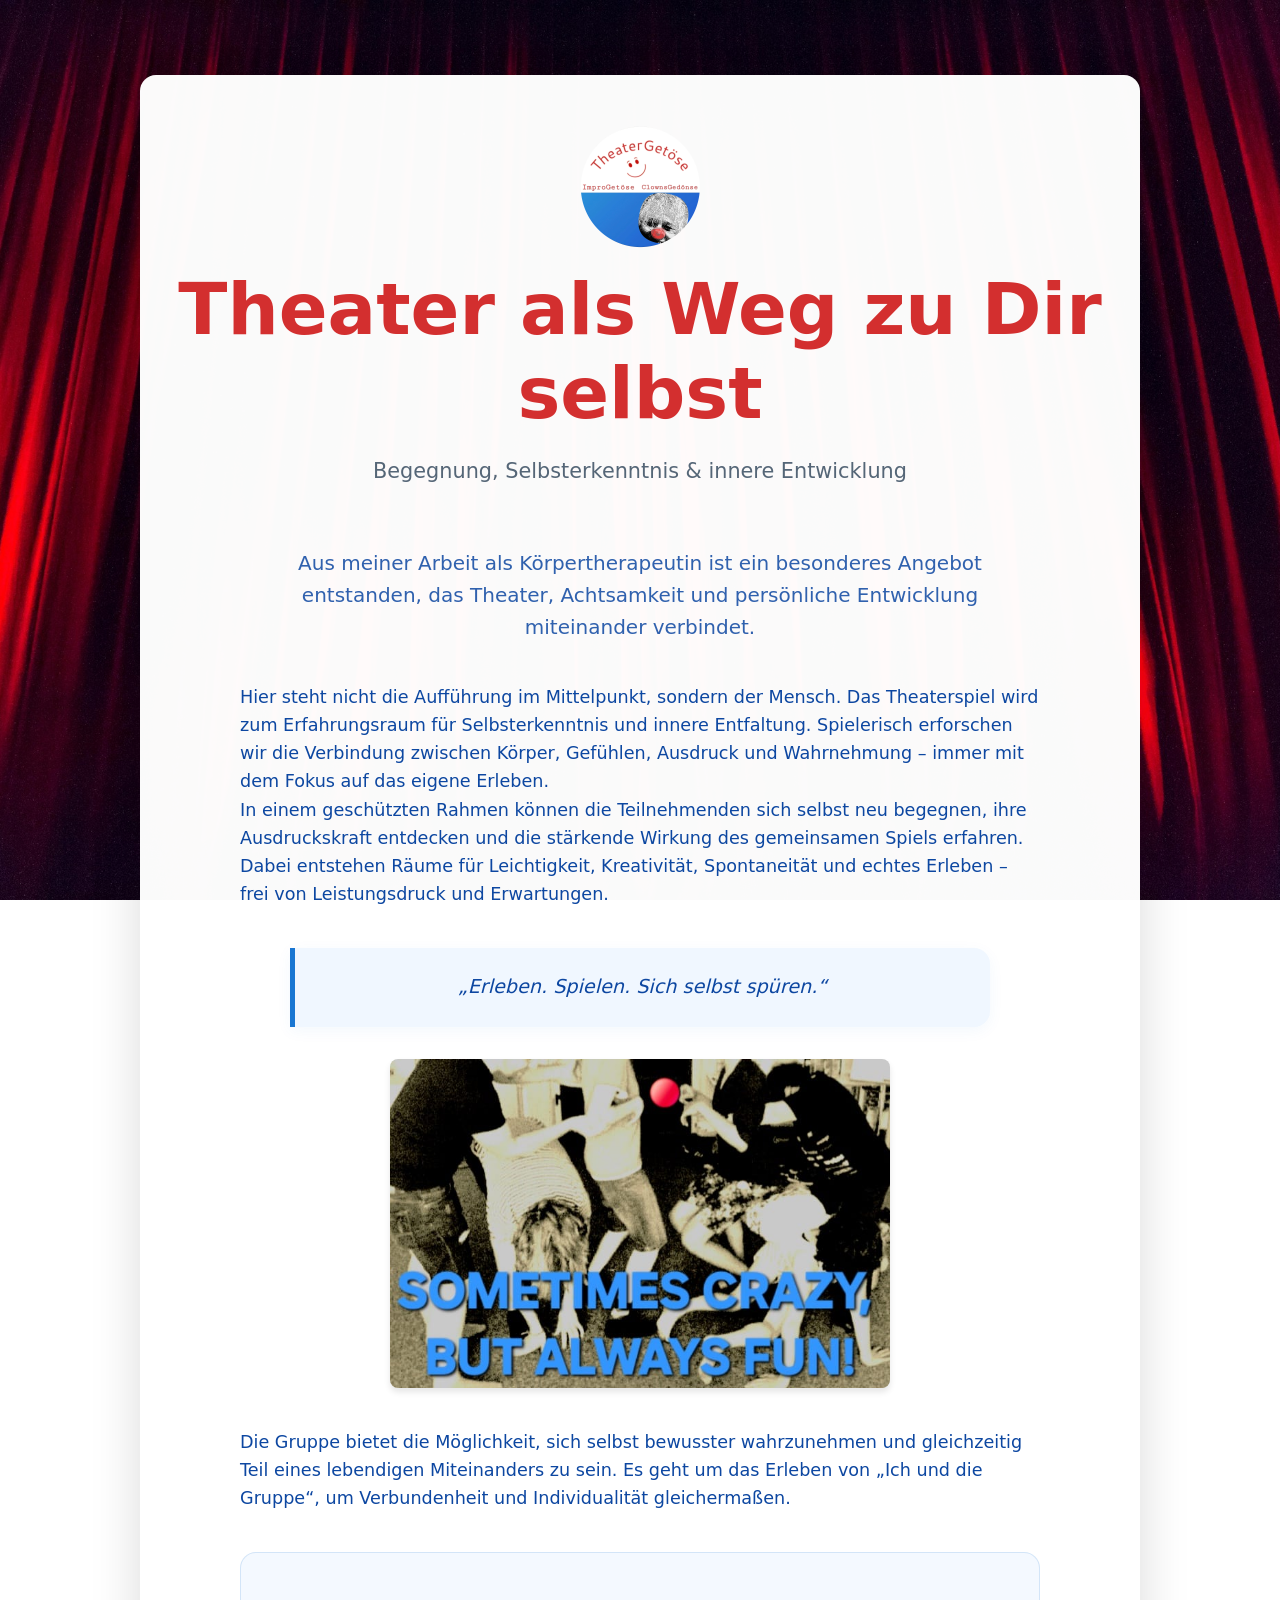
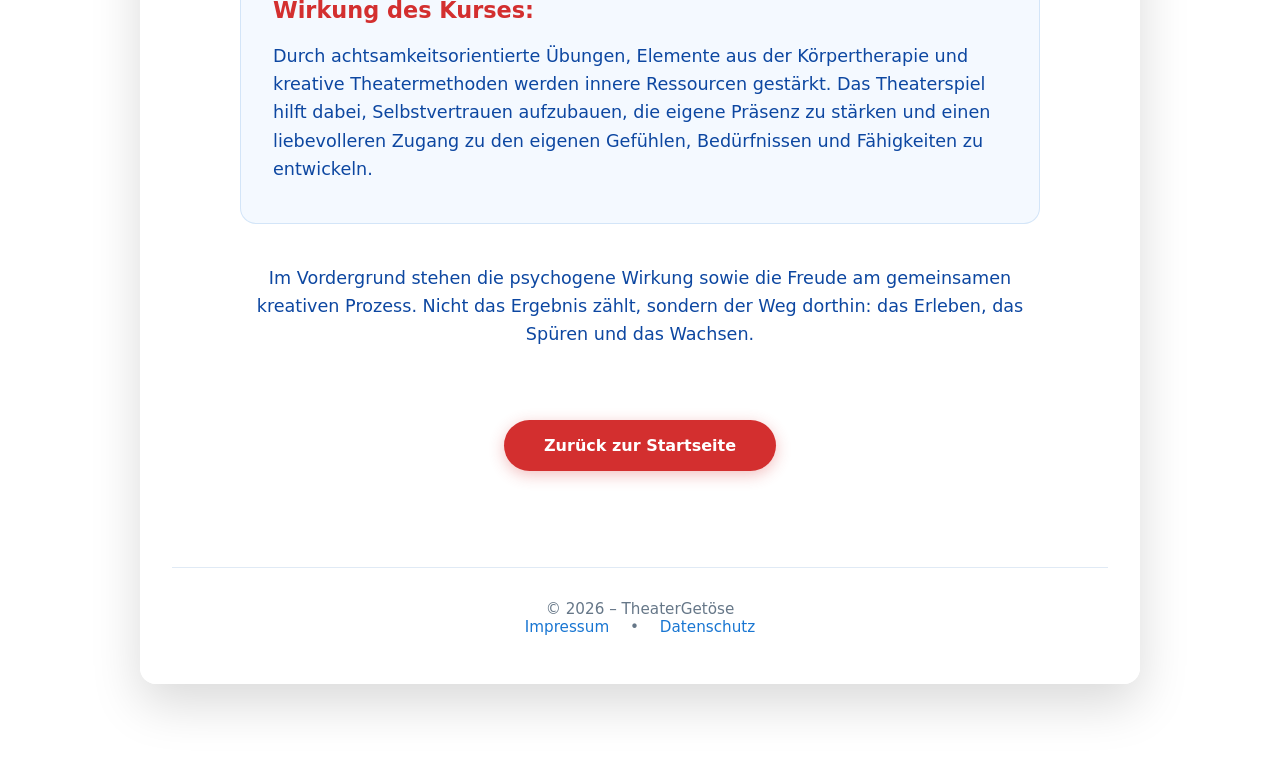
<file: theater_als_weg.html>
<!DOCTYPE html>
<html lang="de">
<head>
  <meta charset="UTF-8" />
  <meta name="viewport" content="width=device-width, initial-scale=1.0"/>
  <title>Theater als Weg zu Dir selbst – TheaterGetöse</title>
  <link rel="stylesheet" href="style.css">
</head>
<body>

  <div class="page-wrapper">

    <header>
      <div class="logo-container">
        <img src="Logo 20kb.png" alt="TheaterGetöse Logo">
      </div>
      <h1>Theater als Weg zu Dir selbst</h1>
      <p class="tagline">Begegnung, Selbsterkenntnis &amp; innere Entwicklung</p>
    </header>

    <main class="main-content-box">
      <p class="intro-text" style="font-size: 1.25rem; text-align: center; color: #0d47a1; margin-bottom: 2.5rem;">
        Aus meiner Arbeit als Körpertherapeutin ist ein besonderes Angebot entstanden, das Theater, Achtsamkeit und persönliche Entwicklung miteinander verbindet.
      </p>

      <p>Hier steht nicht die Aufführung im Mittelpunkt, sondern der Mensch. Das Theaterspiel wird zum Erfahrungsraum für Selbsterkenntnis und innere Entfaltung. Spielerisch erforschen wir die Verbindung zwischen Körper, Gefühlen, Ausdruck und Wahrnehmung – immer mit dem Fokus auf das eigene Erleben.</p>
      
      <p>In einem geschützten Rahmen können die Teilnehmenden sich selbst neu begegnen, ihre Ausdruckskraft entdecken und die stärkende Wirkung des gemeinsamen Spiels erfahren. Dabei entstehen Räume für Leichtigkeit, Kreativität, Spontaneität und echtes Erleben – frei von Leistungsdruck und Erwartungen.</p>

      <div class="quote-box" style="margin: 2.5rem auto 1.5rem;">
        „Erleben. Spielen. Sich selbst spüren.“
      </div>

      <!-- NEU: ZENTRIERTES 4:3 BILD MIT EXAKTEM FILENAMEN & ALT-TEXT -->
      <div style="display: flex; justify-content: center; margin-top: 2rem; margin-bottom: 2.5rem;">
        <img src="therapie.jpeg" alt="pictures" style="max-width: 500px; width: 100%; height: auto; object-fit: cover; border-radius: 8px; box-shadow: 0 4px 6px rgba(0,0,0,0.1); display: block;">
      </div>

      <p>Die Gruppe bietet die Möglichkeit, sich selbst bewusster wahrzunehmen und gleichzeitig Teil eines lebendigen Miteinanders zu sein. Es geht um das Erleben von „Ich und die Gruppe“, um Verbundenheit und Individualität gleichermaßen.</p>

      <div class="flex-card" style="margin-top: 2.5rem; background: #f4f9ff;">
        <h3 style="color: var(--color-accent);">Wirkung des Kurses:</h3>
        <p style="margin: 0;">Durch achtsamkeitsorientierte Übungen, Elemente aus der Körpertherapie und kreative Theatermethoden werden innere Ressourcen gestärkt. Das Theaterspiel hilft dabei, Selbstvertrauen aufzubauen, die eigene Präsenz zu stärken und einen liebevolleren Zugang zu den eigenen Gefühlen, Bedürfnissen und Fähigkeiten zu entwickeln.</p>
      </div>

      <p style="margin-top: 2.5rem; text-align: center; font-weight: 500;">
        Im Vordergrund stehen die psychogene Wirkung sowie die Freude am gemeinsamen kreativen Prozess. Nicht das Ergebnis zählt, sondern der Weg dorthin: das Erleben, das Spüren und das Wachsen.
      </p>
    </main>

    <div style="text-align: center; margin: 3rem 0 1rem;">
      <a href="index.html" class="cta-highlight">Zurück zur Startseite</a>
    </div>

    <footer>
      <p>© 2026 – TheaterGetöse<br>
         <a href="impressum.html">Impressum</a>  •   <a href="datenschutz.html">Datenschutz</a></p>
    </footer>

  </div>

</body>
</html>
</file>
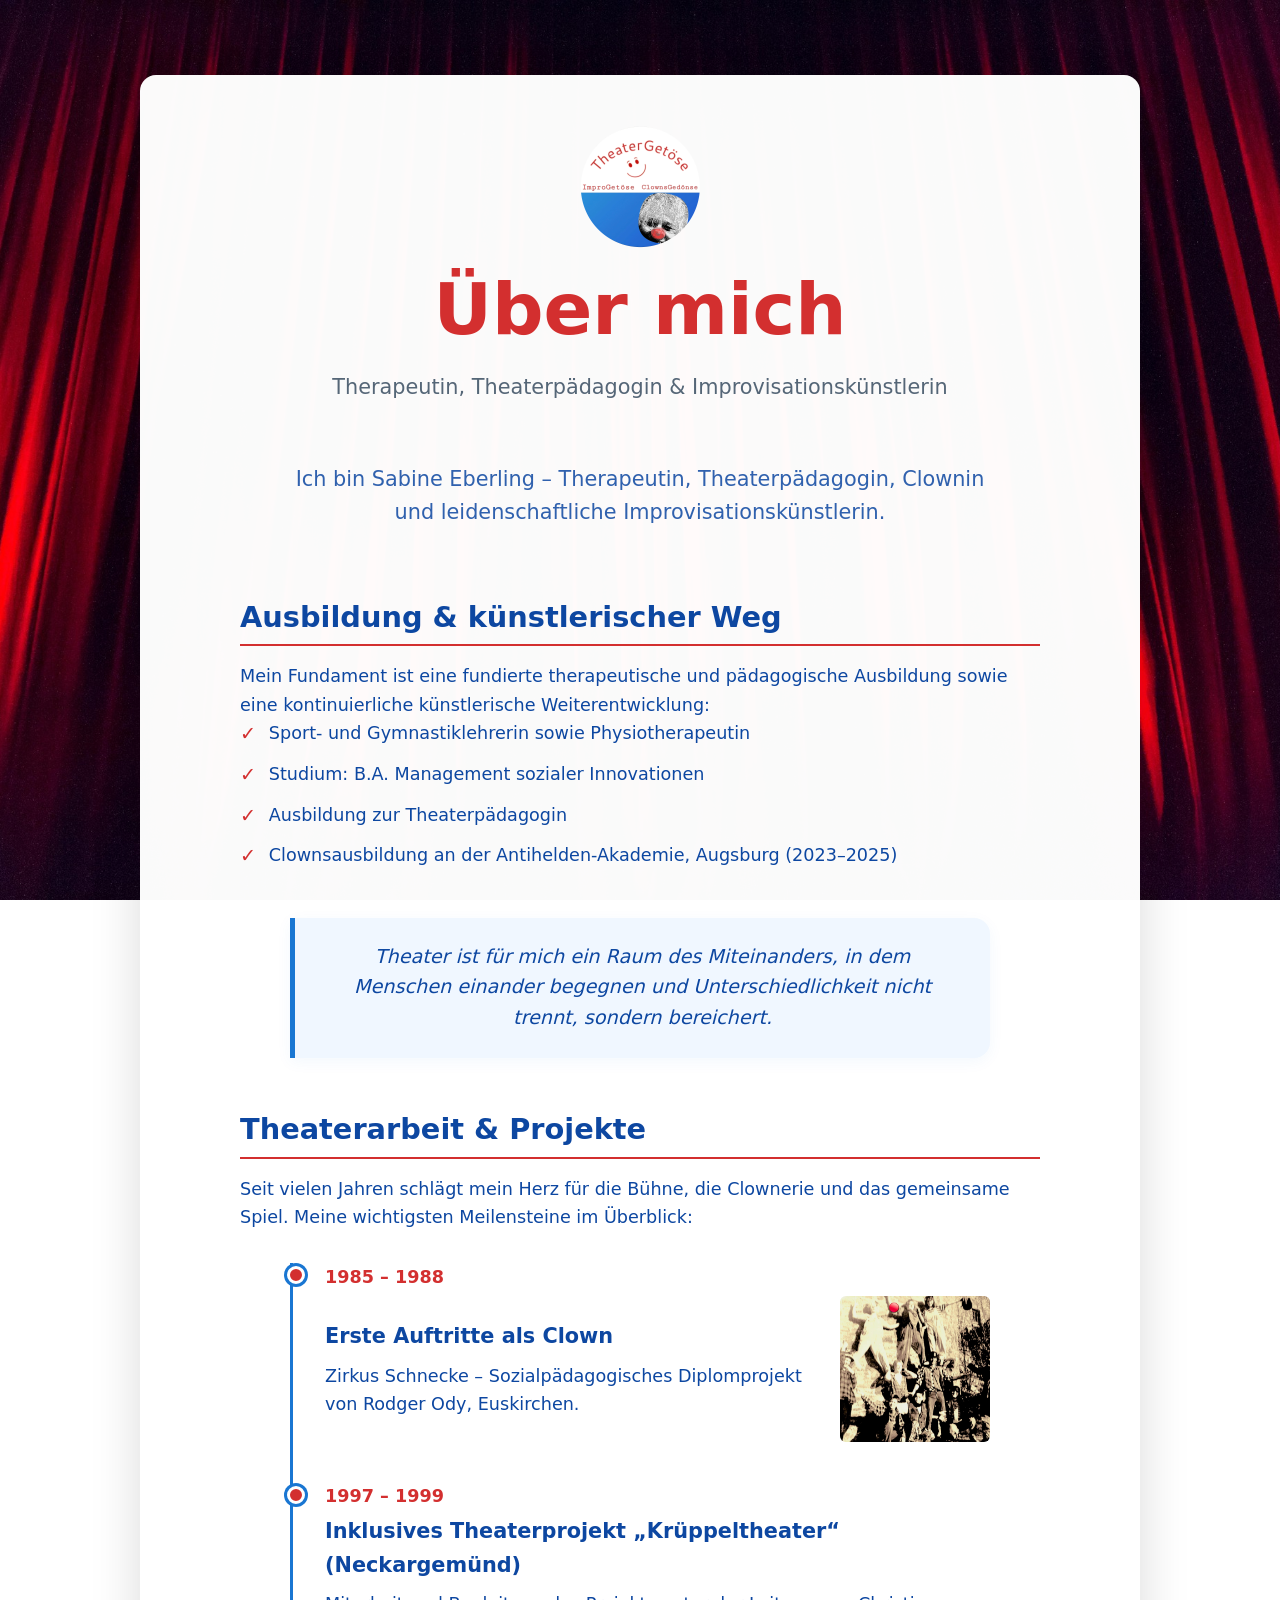
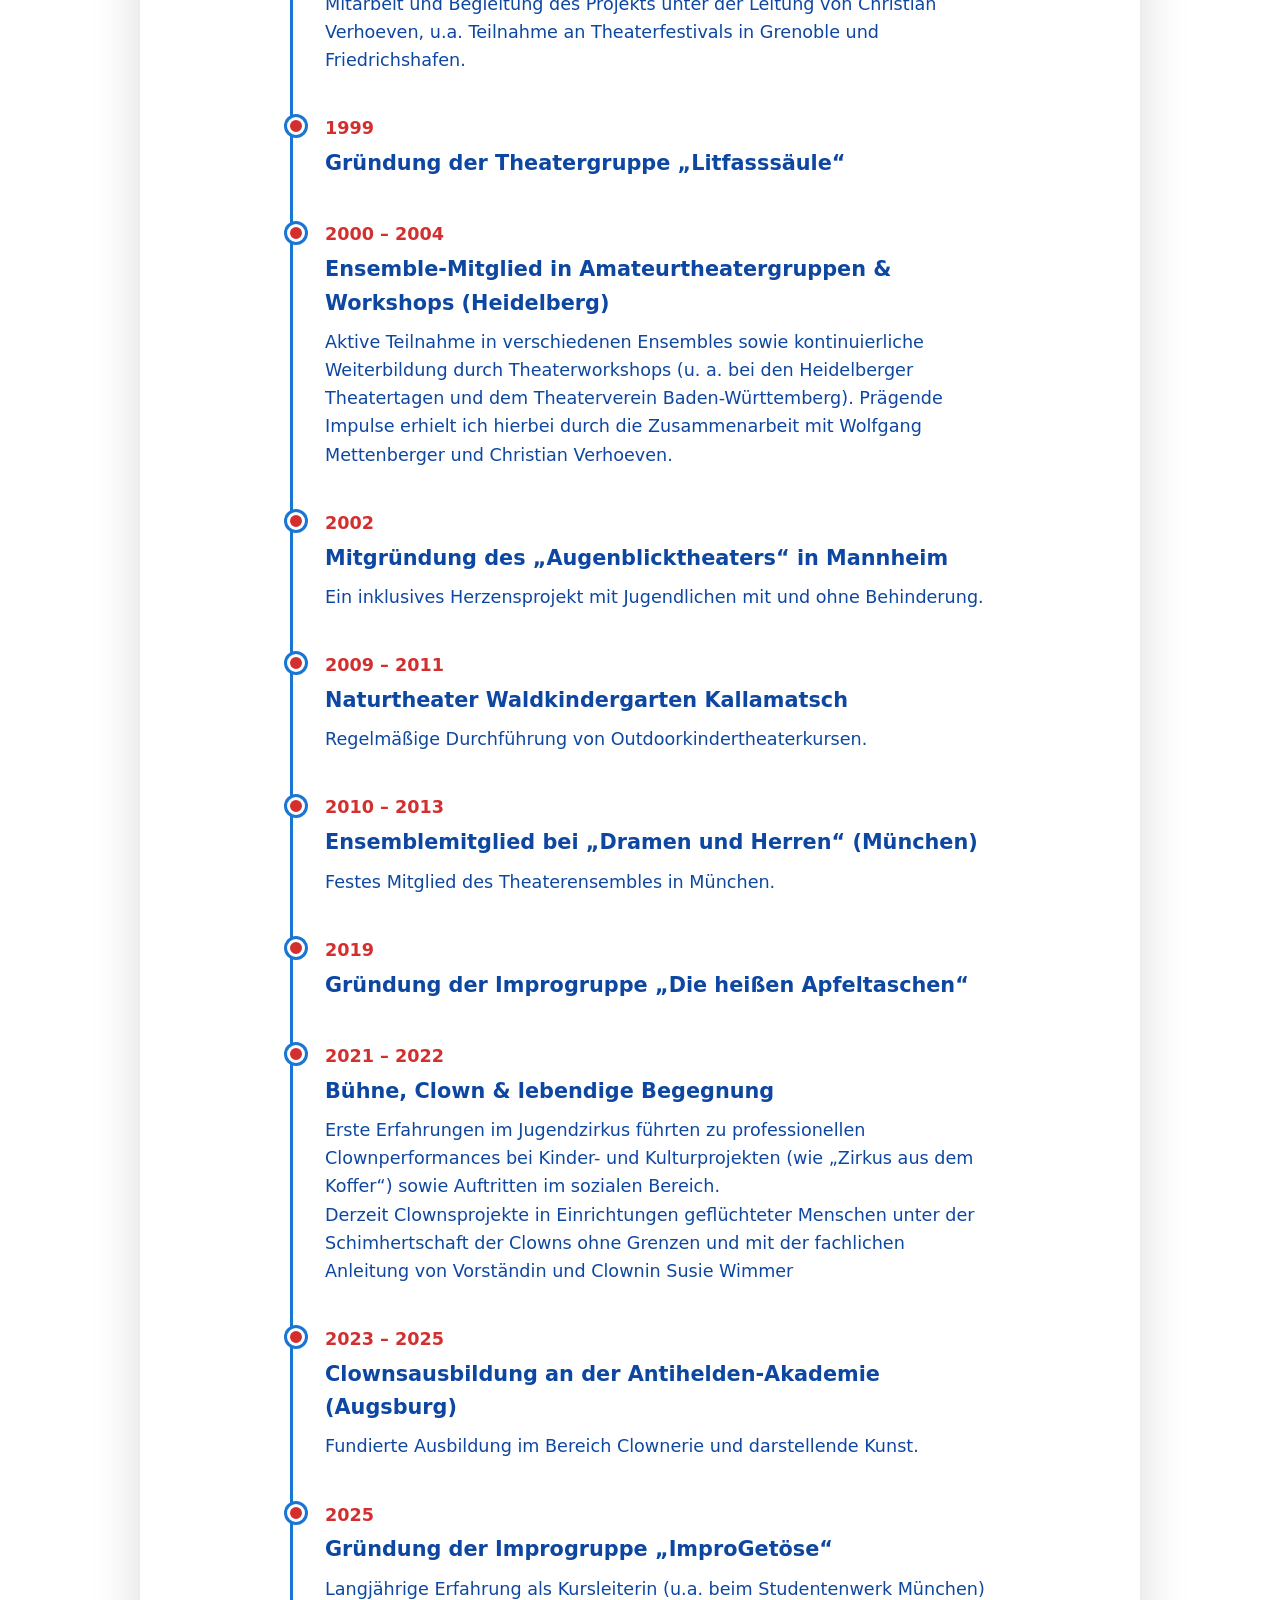
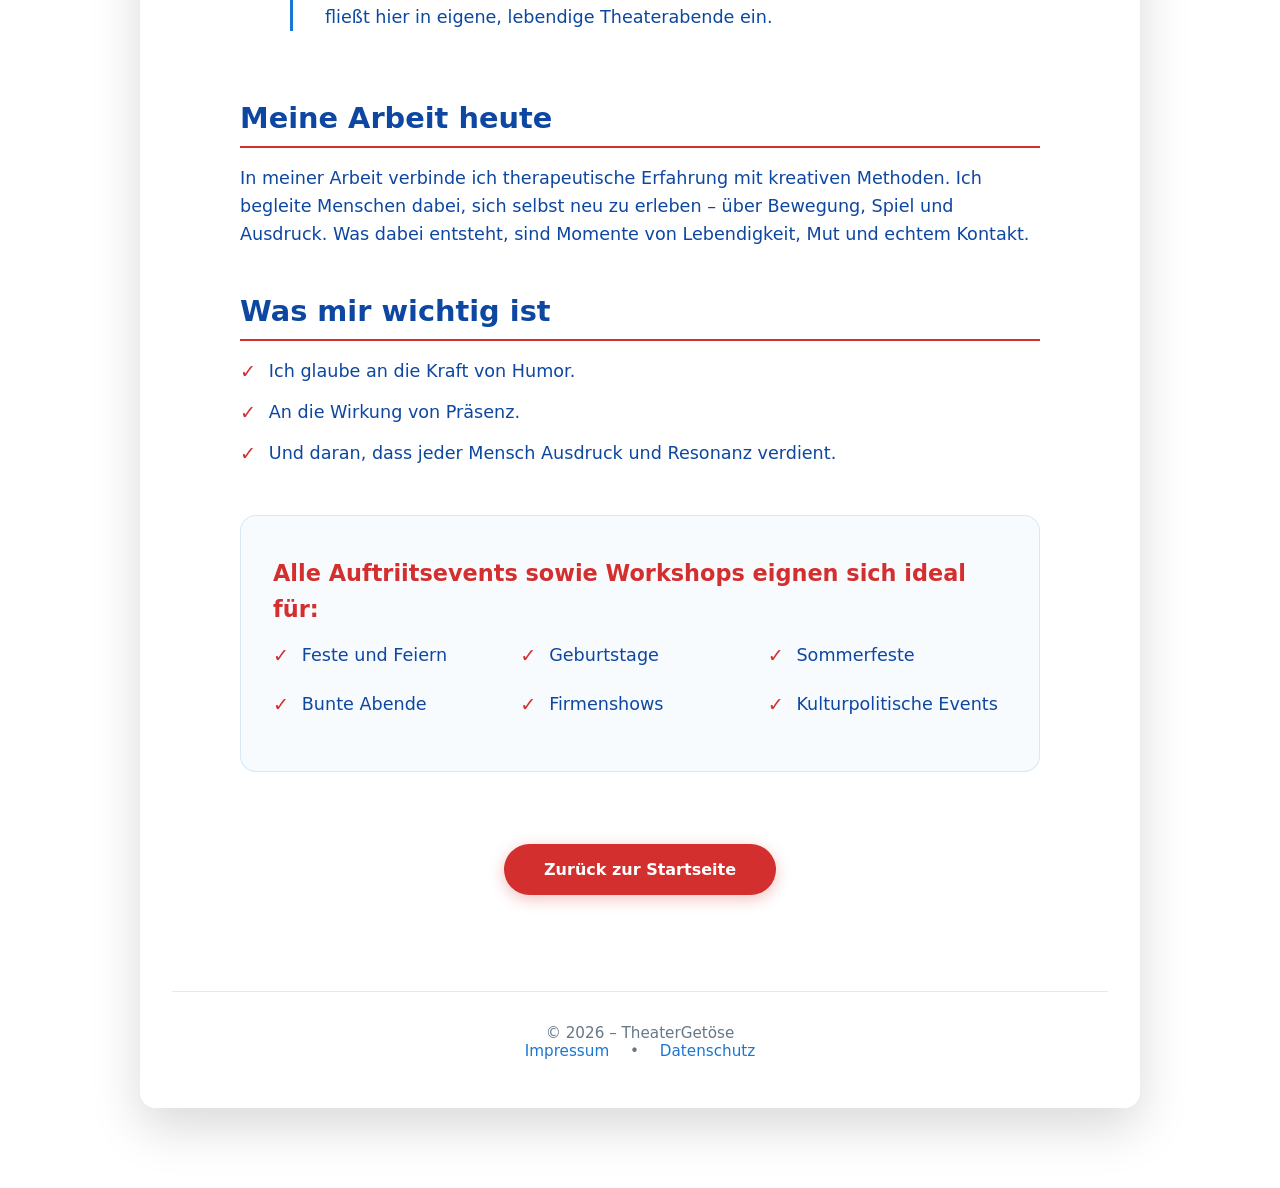
<file: uber_mich.html>
<!DOCTYPE html>
<html lang="de">
<head>
    <meta charset="UTF-8">
    <meta name="viewport" content="width=device-width, initial-scale=1.0">
    <title>Theater Workshops - Über mich</title>
    <link rel="stylesheet" href="style.css">
</head>
<body>

  <div class="page-wrapper">

    <header>
      <div class="logo-container">
        <img src="Logo 20kb.png" alt="TheaterGetöse Logo">
      </div>
      <h1>Über mich</h1>
      <p class="tagline">Therapeutin, Theaterpädagogin &amp; Improvisationskünstlerin</p>
    </header>
    
    <main class="main-content-box">
        <p class="intro-text" style="text-align: center; font-size: 1.3rem; font-weight: 500; color: #0d47a1;">
          Ich bin Sabine Eberling – Therapeutin, Theaterpädagogin, Clownin und leidenschaftliche Improvisationskünstlerin.
        </p>
        
        <h2>Ausbildung &amp; künstlerischer Weg</h2>
        <p>Mein Fundament ist eine fundierte therapeutische und pädagogische Ausbildung sowie eine kontinuierliche künstlerische Weiterentwicklung:</p>
        
        <!-- Aktualisierte Liste der Ausbildungen -->
        <ul class="check-list">
            <li>Sport- und Gymnastiklehrerin sowie Physiotherapeutin</li>
            <li>Studium: B.A. Management sozialer Innovationen</li>
            <li>Ausbildung zur Theaterpädagogin</li>
            <li>Clownsausbildung an der Antihelden-Akademie, Augsburg (2023–2025)</li>
        </ul>

        <div class="quote-box">
            Theater ist für mich ein Raum des Miteinanders, in dem Menschen einander begegnen und Unterschiedlichkeit nicht trennt, sondern bereichert.
        </div>
        
        <h2>Theaterarbeit &amp; Projekte</h2>
        <p style="margin-bottom: 20px;">Seit vielen Jahren schlägt mein Herz für die Bühne, die Clownerie und das gemeinsame Spiel. Meine wichtigsten Meilensteine im Überblick:</p>
        
        <!-- Die visuelle Zeitleiste (chronologisch erweitert) -->
        <div class="timeline">
            
            <!-- 1985 - 1988 -->
            <div class="timeline-item">
                <div class="timeline-date">1985 – 1988</div>
                <div class="timeline-grid" style="display: grid; grid-template-columns: 1fr auto; gap: 20px; align-items: center;">
                    <div class="timeline-content">
                        <h3>Erste Auftritte als Clown</h3>
                        <p>Zirkus Schnecke – Sozialpädagogisches Diplomprojekt von Rodger Ody, Euskirchen.</p>
                    </div>
                    <div class="timeline-image" style="max-width: 150px;">
                        <img src="ersteauftritte.jpeg" alt="pictures" style="width: 100%; height: auto; border-radius: 6px; display: block;">
                    </div>
                </div>
            </div>

            <!-- NEU: 1997 - 1999 -->
            <div class="timeline-item">
                <div class="timeline-date">1997 – 1999</div>
                <div class="timeline-content">
                    <h3>Inklusives Theaterprojekt „Krüppeltheater“ (Neckargemünd)</h3>
                    <p>Mitarbeit und Begleitung des Projekts unter der Leitung von Christian Verhoeven, u.a. Teilnahme an Theaterfestivals in Grenoble und Friedrichshafen.</p>
                </div>
            </div>

            <!-- 1999 -->
            <div class="timeline-item">
                <div class="timeline-date">1999</div>
                <div class="timeline-content">
                    <h3>Gründung der Theatergruppe „Litfasssäule“</h3>
                </div>
            </div>

            <!-- NEU: 2000 - 2004 -->
            <div class="timeline-item">
                <div class="timeline-date">2000 – 2004</div>
                <div class="timeline-content">
                    <h3>Ensemble-Mitglied in Amateurtheatergruppen &amp; Workshops (Heidelberg)</h3>
                    <p>Aktive Teilnahme in verschiedenen Ensembles sowie kontinuierliche Weiterbildung durch Theaterworkshops (u. a. bei den Heidelberger Theatertagen und dem Theaterverein Baden-Württemberg). Prägende Impulse erhielt ich hierbei durch die Zusammenarbeit mit Wolfgang Mettenberger und Christian Verhoeven.</p></div>
            </div>

            <!-- 2002 -->
            <div class="timeline-item">
                <div class="timeline-date">2002</div>
                <div class="timeline-content">
                    <h3>Mitgründung des „Augenblicktheaters“ in Mannheim</h3>
                    <p>Ein inklusives Herzensprojekt mit Jugendlichen mit und ohne Behinderung.</p>
                </div>
            </div>

            <!-- NEU: 2009 - 2011 -->
            <div class="timeline-item">
                <div class="timeline-date">2009 – 2011</div>
                <div class="timeline-content">
                    <h3>Naturtheater Waldkindergarten Kallamatsch</h3>
                    <p>Regelmäßige Durchführung von Outdoorkindertheaterkursen.</p>
                </div>
            </div>

            <!-- NEU: 2010 - 2013 -->
            <div class="timeline-item">
                <div class="timeline-date">2010 – 2013</div>
                <div class="timeline-content">
                    <h3>Ensemblemitglied bei „Dramen und Herren“ (München)</h3>
                    <p>Festes Mitglied des Theaterensembles in München.</p>
                </div>
            </div>

            <!-- 2019 -->
            <div class="timeline-item">
                <div class="timeline-date">2019</div>
                <div class="timeline-content">
                    <h3>Gründung der Improgruppe „Die heißen Apfeltaschen“</h3>
                </div>
            </div>

            <!-- 2021 - 2022 (Angepasst wegen neuer Clownsausbildungs-Daten) -->
            <div class="timeline-item">
                <div class="timeline-date">2021 – 2022</div>
                <div class="timeline-content">
                    <h3>Bühne, Clown &amp; lebendige Begegnung</h3>
                    <p>Erste Erfahrungen im Jugendzirkus führten zu professionellen Clownperformances bei Kinder- und Kulturprojekten (wie „Zirkus aus dem Koffer“) sowie Auftritten im sozialen Bereich.</p>
                    <p>Derzeit Clownsprojekte in Einrichtungen geflüchteter Menschen unter der Schimhertschaft der Clowns ohne Grenzen und mit der fachlichen Anleitung von Vorständin und Clownin Susie Wimmer</p>
                </div>
            </div>

            <!-- NEU: 2023 - 2025 -->
            <div class="timeline-item">
                <div class="timeline-date">2023 – 2025</div>
                <div class="timeline-content">
                    <h3>Clownsausbildung an der Antihelden-Akademie (Augsburg)</h3>
                    <p>Fundierte Ausbildung im Bereich Clownerie und darstellende Kunst.</p>
                </div>
            </div>

            <!-- 2025 -->
            <div class="timeline-item">
                <div class="timeline-date">2025</div>
                <div class="timeline-content">
                    <h3>Gründung der Improgruppe „ImproGetöse“</h3>
                    <p>Langjährige Erfahrung als Kursleiterin (u.a. beim Studentenwerk München) fließt hier in eigene, lebendige Theaterabende ein.</p>
                </div>
            </div>
        </div>
        
        <h2>Meine Arbeit heute</h2>
        <p>In meiner Arbeit verbinde ich therapeutische Erfahrung mit kreativen Methoden. Ich begleite Menschen dabei, sich selbst neu zu erleben – über Bewegung, Spiel und Ausdruck. Was dabei entsteht, sind Momente von Lebendigkeit, Mut und echtem Kontakt.</p>
        
        <h2>Was mir wichtig ist</h2>
        <ul class="check-list">
            <li>Ich glaube an die Kraft von Humor.</li>
            <li>An die Wirkung von Präsenz.</li>
            <li>Und daran, dass jeder Mensch Ausdruck und Resonanz verdient.</li>
        </ul>
        
        <div class="flex-card" style="margin-top: 3rem;">
            <h3 style="color: var(--color-accent); font-size: 1.4rem; margin-bottom: 0.8rem;">Alle Auftriitsevents sowie Workshops eignen sich ideal für:</h3>
            <ul class="check-list" style="display: grid; grid-template-columns: repeat(auto-fit, minmax(200px, 1fr)); gap: 0.5rem;">
                <li>Feste und Feiern</li>
                <li>Geburtstage</li>
                <li>Sommerfeste</li>
                <li>Bunte Abende</li>
                <li>Firmenshows</li>
                <li>Kulturpolitische Events</li>
            </ul>
        </div>
    </main>

    <div style="text-align: center; margin: 3rem 0 1rem;">
      <a href="index.html" class="cta-highlight">Zurück zur Startseite</a>
    </div>

    <footer>
      <p>© 2026 – TheaterGetöse<br>
         <a href="impressum.html">Impressum</a>  •   <a href="datenschutz.html">Datenschutz</a></p>
    </footer>

  </div>

</body>
</html>
</file>
<file: style.css>
:root {
  --color-bg:        #ffffff;
  --color-text:      #0d47a1;
  --color-accent:    #d32f2f; 
  --color-card:      #e3f2fd; 
  --color-card-hover: #1976d2; 
  --radius:          16px;
  --spacing-bottom:  15rem; 
}

* {
  margin: 0;
  padding: 0;
  box-sizing: border-box;
}

body {
  font-family: system-ui, -apple-system, sans-serif;
  color: var(--color-text);
  min-height: 100vh;
  padding: 50px 1.5rem 5rem;
  text-align: center;
  background-image: url('hintergrund.jpeg');
  background-attachment: fixed;
  background-position: center center;
  background-repeat: no-repeat;
  background-size: cover;
  margin: 0;
}

.page-wrapper {
  max-width: 1000px;
  margin: 25px auto 0;
  background: rgba(255, 255, 255, 0.98); 
  padding: 3rem 2rem;
  border-radius: var(--radius);
  box-shadow: 0 20px 50px rgba(0, 0, 0, 0.15);
}

header {
  margin-bottom: 4rem;
  display: flex;
  flex-direction: column;
  align-items: center;
  gap: 1rem;
}

.logo-container img {
  display: block;
  max-width: 140px;
  height: auto;
}

h1 {
  font-size: clamp(2.5rem, 8vw, 4.5rem);
  color: var(--color-accent);
  margin-bottom: 0.5rem;
  font-weight: 800;
}

.tagline {
  font-size: 1.3rem;
  color: #556677;
  max-width: 800px;
  margin: 0 auto;
  font-weight: 500;
}

/* KACHELN STYLING */
.workshops-tiles {
  display: flex;
  flex-wrap: wrap;
  justify-content: center; 
  gap: 2rem;
  max-width: 800px; 
  margin: 0 auto;
}

.workshop-tile {
  background: radial-gradient(circle, #1976d2 0%, #0d47a1 100%);
  border-radius: var(--radius);
  box-shadow: 0 8px 24px rgba(211, 47, 47, 0.25);
  transition: transform 0.3s cubic-bezier(0.25, 1, 0.5, 1), 
              background 0.3s ease, 
              box-shadow 0.3s ease;
  text-decoration: none;
  color: #ffffff !important; 
  min-height: 180px;
  width: calc(50% - 1rem); 
  min-width: 260px; 
  display: flex;
  align-items: center;
  justify-content: center;
}

@media (hover: hover) {
  .workshop-tile:hover {
    transform: translateY(-10px) scale(1.03);
    background: radial-gradient(circle, #2196f3 0%, #0a3578 100%);
    box-shadow: 0 16px 32px rgba(211, 47, 47, 0.45);
    color: #ffffff !important;
  }
}

.workshop-tile:active {
  transform: scale(0.98); 
  box-shadow: 0 4px 12px rgba(211, 47, 47, 0.2);
}

.workshop-title {
  font-size: clamp(1.4rem, 3.5vw, 1.7rem);
  font-weight: 700;
  padding: 2rem 1.5rem;
  line-height: 1.3;
}

/* GEBOOSTETE KACHEL (REISEN) */
.tile-boosted {
  border: 2px solid var(--color-accent) !important;
  position: relative;
  overflow: hidden;
  animation: pulse-border 2s infinite ease-in-out;
}

.tile-badge {
  position: absolute;
  top: 10px;
  right: 12px;
  background: var(--color-accent);
  color: white;
  font-size: 0.8rem;
  font-weight: 800;
  padding: 0.3rem 0.7rem;
  border-radius: 50px;
  text-transform: uppercase;
  letter-spacing: 1px;
  box-shadow: 0 4px 10px rgba(211, 47, 47, 0.4);
}

@keyframes pulse-border {
  0% { box-shadow: 0 8px 24px rgba(211, 47, 47, 0.25); }
  50% { box-shadow: 0 8px 30px rgba(211, 47, 47, 0.6); transform: scale(1.01); }
  100% { box-shadow: 0 8px 24px rgba(211, 47, 47, 0.25); }
}

/* ALLGEMEINE UNTERSEITEN REGELN */
.main-content-box {
  font-size: 1.1rem;
  line-height: 1.6;
  max-width: 800px;
  margin: 0 auto 15px;
  text-align: left;
}

.main-content-box h2 {
  color: #0d47a1; 
  font-size: 1.8rem;
  margin-top: 2.5rem;
  margin-bottom: 1rem;
  border-bottom: 2px solid var(--color-accent);
  padding-bottom: 0.3rem;
}

.intro-text {
  font-size: 1.2rem;
  max-width: 700px;
  margin: 0 auto 4rem;
  line-height: 1.6;
  color: var(--color-text);
  opacity: 0.85;
}

.target-groups {
  display: grid;
  grid-template-columns: repeat(auto-fit, minmax(300px, 1fr));
  gap: 2.2rem;
  max-width: 1400px;
  margin: 0 auto 5rem;
}

.group-tile {
  background: var(--color-card);
  border-radius: var(--radius);
  box-shadow: 0 8px 24px rgba(25, 118, 210, 0.08);
  padding: 3rem 2rem;
  text-align: left;
}

.group-title {
  font-size: 1.8rem;
  font-weight: 700;
  color: #0d47a1; 
  margin-bottom: 1rem;
  border-bottom: 2px solid var(--color-accent);
  padding-bottom: 0.5rem;
}

.group-desc {
  font-size: 1.1rem;
  line-height: 1.5;
  color: var(--color-text);
}

.flexibility-section {
  max-width: 1100px;
  margin: 0 auto 5rem;
}

.flexibility-section h2 {
  font-size: 2.2rem;
  color: #0d47a1;
  margin-bottom: 2.5rem;
}

.flex-grid {
  display: grid;
  grid-template-columns: repeat(auto-fit, minmax(280px, 1fr));
  gap: 2rem;
}

.flex-card {
  background: #f8fbfe; 
  border: 1px solid rgba(25, 118, 210, 0.15);
  border-radius: var(--radius);
  padding: 2.5rem 2rem;
  text-align: left;
}

.flex-card h3 {
  color: var(--color-accent); 
  font-size: 1.4rem;
  margin-bottom: 0.8rem;
}

.philosophy-section {
  max-width: 800px;
  margin: 0 auto 5rem;
  padding: 3rem 2rem;
  background: linear-gradient(145deg, #e3f2fd, #ffffff); 
  border-radius: var(--radius);
  border: 1px solid rgba(25, 118, 210, 0.2);
}

.philosophy-section h2 {
  color: var(--color-accent);
  margin-bottom: 1rem;
  font-size: 2rem;
}

.philosophy-section p {
  font-size: 1.2rem;
  line-height: 1.6;
  color: var(--color-text);
}

.formats-list {
  display: flex;
  flex-wrap: wrap;
  justify-content: center;
  gap: 1rem;
  margin-bottom: 2.5rem;
}

.format-tag {
  background: var(--color-card);
  border: 1px solid var(--color-card-hover);
  color: #0d47a1;
  padding: 0.6rem 1.2rem;
  border-radius: 50px;
  font-size: 1rem;
  font-weight: 500;
}

.cta-box {
  font-size: 1.3rem;
  line-height: 1.6;
  color: var(--color-text);
  max-width: 650px;
  margin: 0 auto;
  text-align: center;
}

/* ZURÜCK BUTTONS */
.cta-highlight {
  display: inline-block;
  margin-top: 1.5rem;
  color: #ffffff !important;
  background: var(--color-accent);
  padding: 1rem 2.5rem;
  border-radius: 50px;
  text-decoration: none;
  font-weight: bold;
  box-shadow: 0 4px 15px rgba(211, 47, 47, 0.3);
  transition: transform 0.2s ease, background-color 0.2s ease;
}

.cta-highlight:hover {
  transform: scale(1.05);
  background-color: #b71c1c;
}

/* ÜBER MICH DETAILS */
.timeline {
  position: relative;
  max-width: 700px;
  margin: 2rem auto 4rem;
  padding-left: 2rem;
  border-left: 3px solid var(--color-card-hover);
  text-align: left;
}

.timeline-item {
  position: relative;
  margin-bottom: 2.5rem;
}

.timeline-item::before {
  content: '';
  position: absolute;
  left: -2.4rem;
  top: 0.2rem;
  width: 12px;
  height: 12px;
  border-radius: 50%;
  background: var(--color-accent);
  border: 3px solid #ffffff;
  box-shadow: 0 0 0 3px var(--color-card-hover);
}

.timeline-date {
  font-weight: 800;
  color: var(--color-accent);
  font-size: 1.1rem;
  margin-bottom: 0.3rem;
}

.timeline-content h3 {
  font-size: 1.3rem;
  color: #0d47a1;
  margin-bottom: 0.5rem;
}

.check-list {
  list-style: none !important;
  padding-left: 0 !important;
}

.check-list li {
  position: relative;
  padding-left: 1.8rem;
  margin-bottom: 0.8rem !important;
}

.check-list li::before {
  content: "✓";
  position: absolute;
  left: 0;
  color: var(--color-accent);
  font-weight: 900;
  font-size: 1.2rem;
}

.quote-box {
  background: #f0f7ff;
  border-left: 5px solid #1976d2;
  padding: 1.5rem 2rem;
  margin: 3rem auto;
  border-radius: 0 var(--radius) var(--radius) 0;
  font-style: italic;
  font-size: 1.2rem;
  max-width: 700px;
  text-align: center;
  box-shadow: 0 4px 15px rgba(25, 118, 210, 0.05);
}

/* KONTAKT BEREICH STARTSEITE */
.contact-section {
  margin: 5rem auto 2rem;
  padding: 2.5rem 2rem;
  background: #f4f9ff; 
  border-radius: var(--radius);
  border: 1px solid rgba(25, 118, 210, 0.15);
  max-width: 800px;
}

.contact-section h2 {
  color: #0d47a1; 
  font-size: 1.8rem;
  margin-bottom: 1.5rem;
}

.contact-grid {
  display: flex;
  flex-wrap: wrap;
  justify-content: center;
  gap: 2rem;
}

.contact-item {
  display: flex;
  align-items: center;
  gap: 0.8rem;
  font-size: 1.1rem;
  color: var(--color-text);
  text-decoration: none;
  font-weight: 500;
  transition: color 0.2s ease, transform 0.2s ease;
}

.contact-item:hover {
  color: var(--color-accent) !important; 
  transform: translateY(-2px);
}

.contact-icon {
  font-size: 1.4rem;
}

/* FOOTER STYLING */
footer {
  margin-top: 6rem;
  padding-top: 2rem;
  color: #667788;
  font-size: 0.95rem;
  border-top: 1px solid #e0eaf5;
}

footer a {
  color: #1976d2;
  text-decoration: none;
  margin: 0 1rem;
}

footer a:hover {
  text-decoration: underline;
}

/* RESPONSIVE DESIGN FOR SMARTPHONES */
@media (max-width: 768px) {
  body {
    padding: 40px 0.5rem 3rem; 
    background-size: 100% 40px, 8% 100%, 8% 100%;
  }
  .page-wrapper {
    padding: 2rem 1rem;
    margin-top: 10px;
  }
  .workshop-tile {
    width: 100%; 
  }
  h1 { font-size: 2.2rem; }
  .tagline { font-size: 1.1rem; }
  }
</file>
